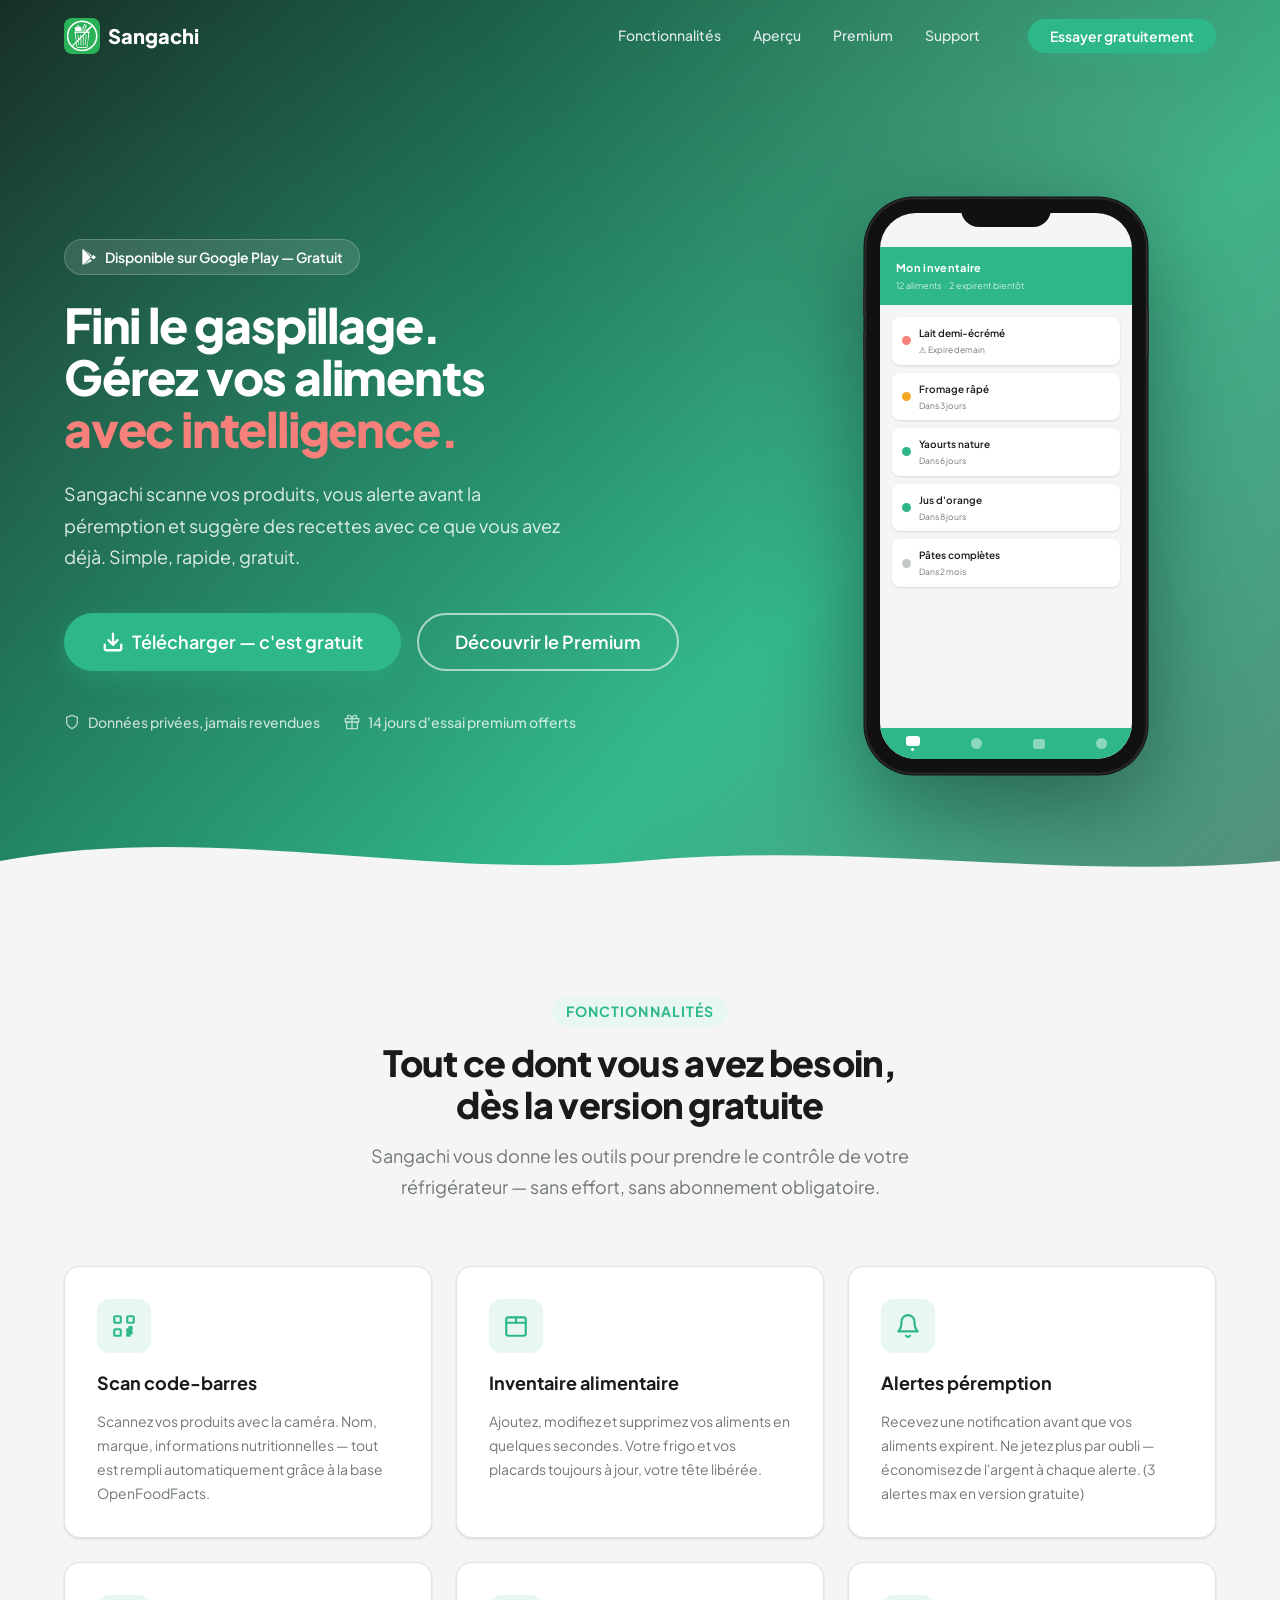
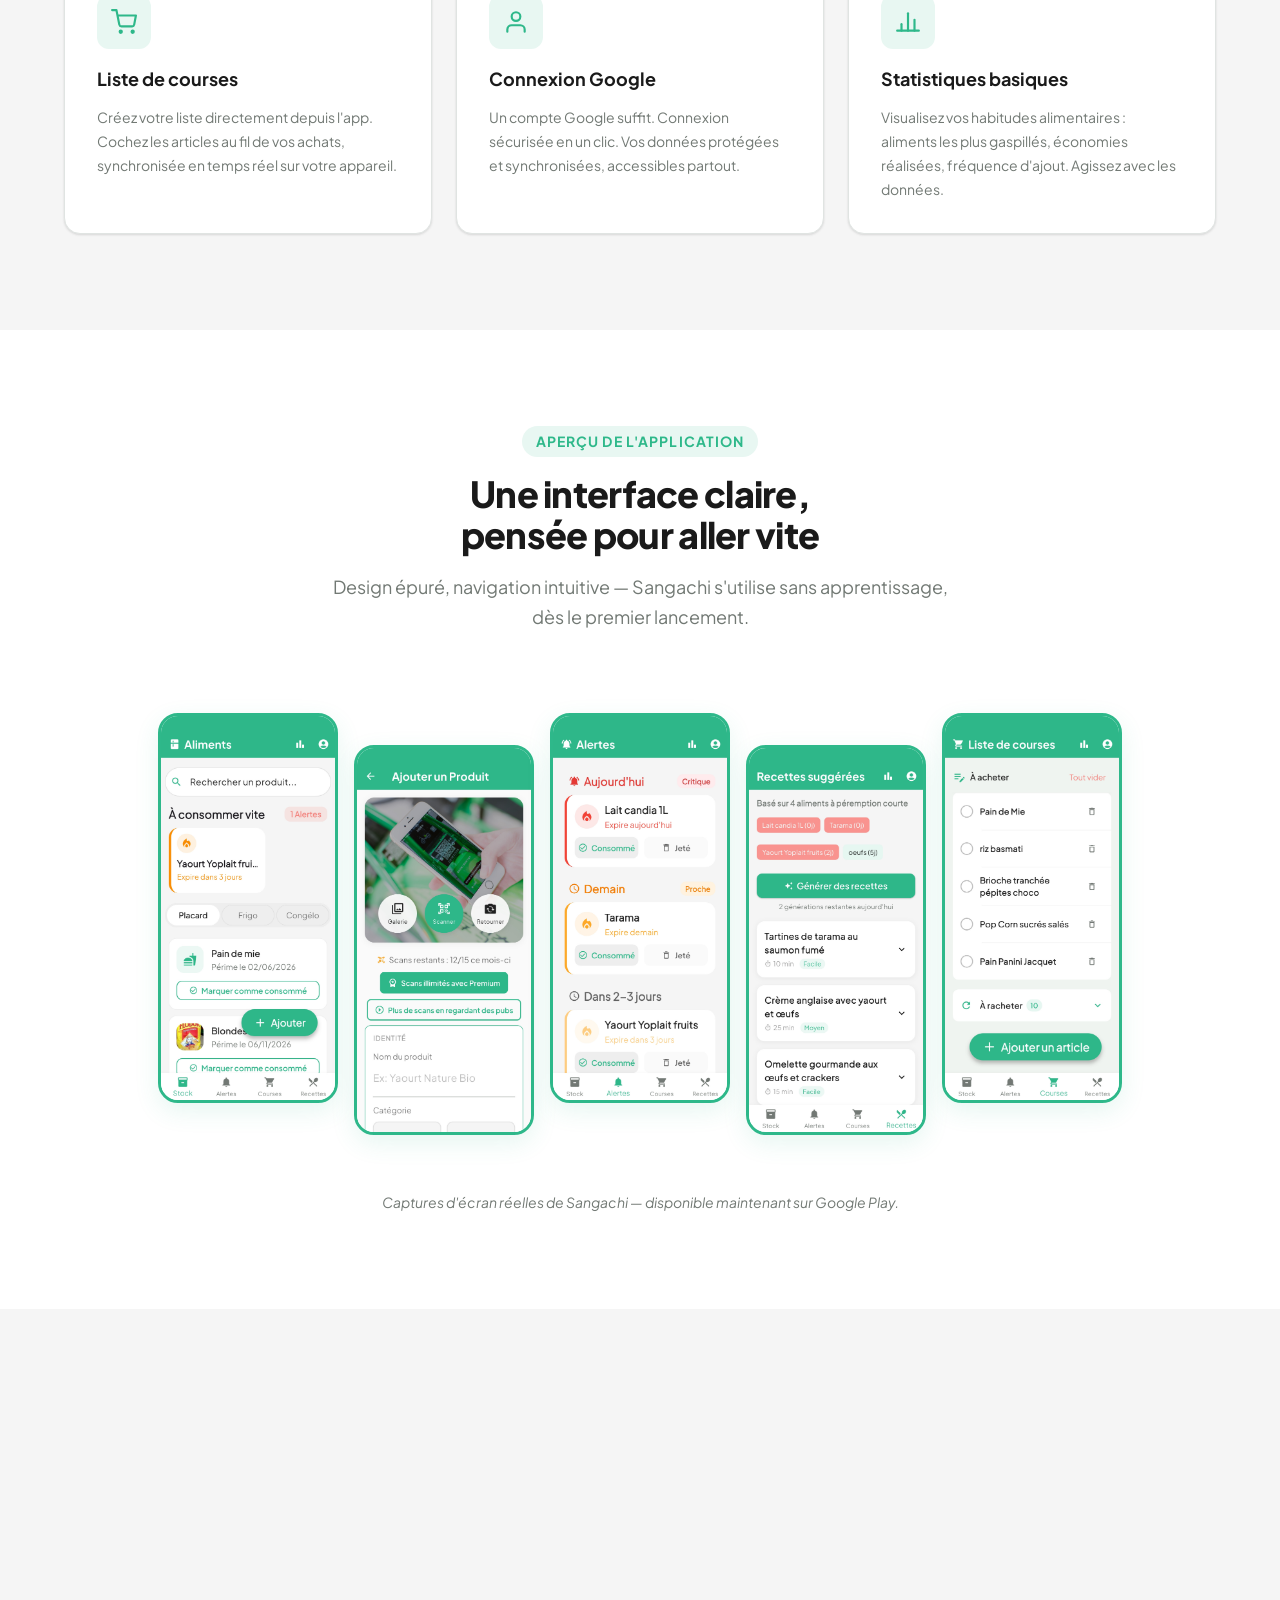
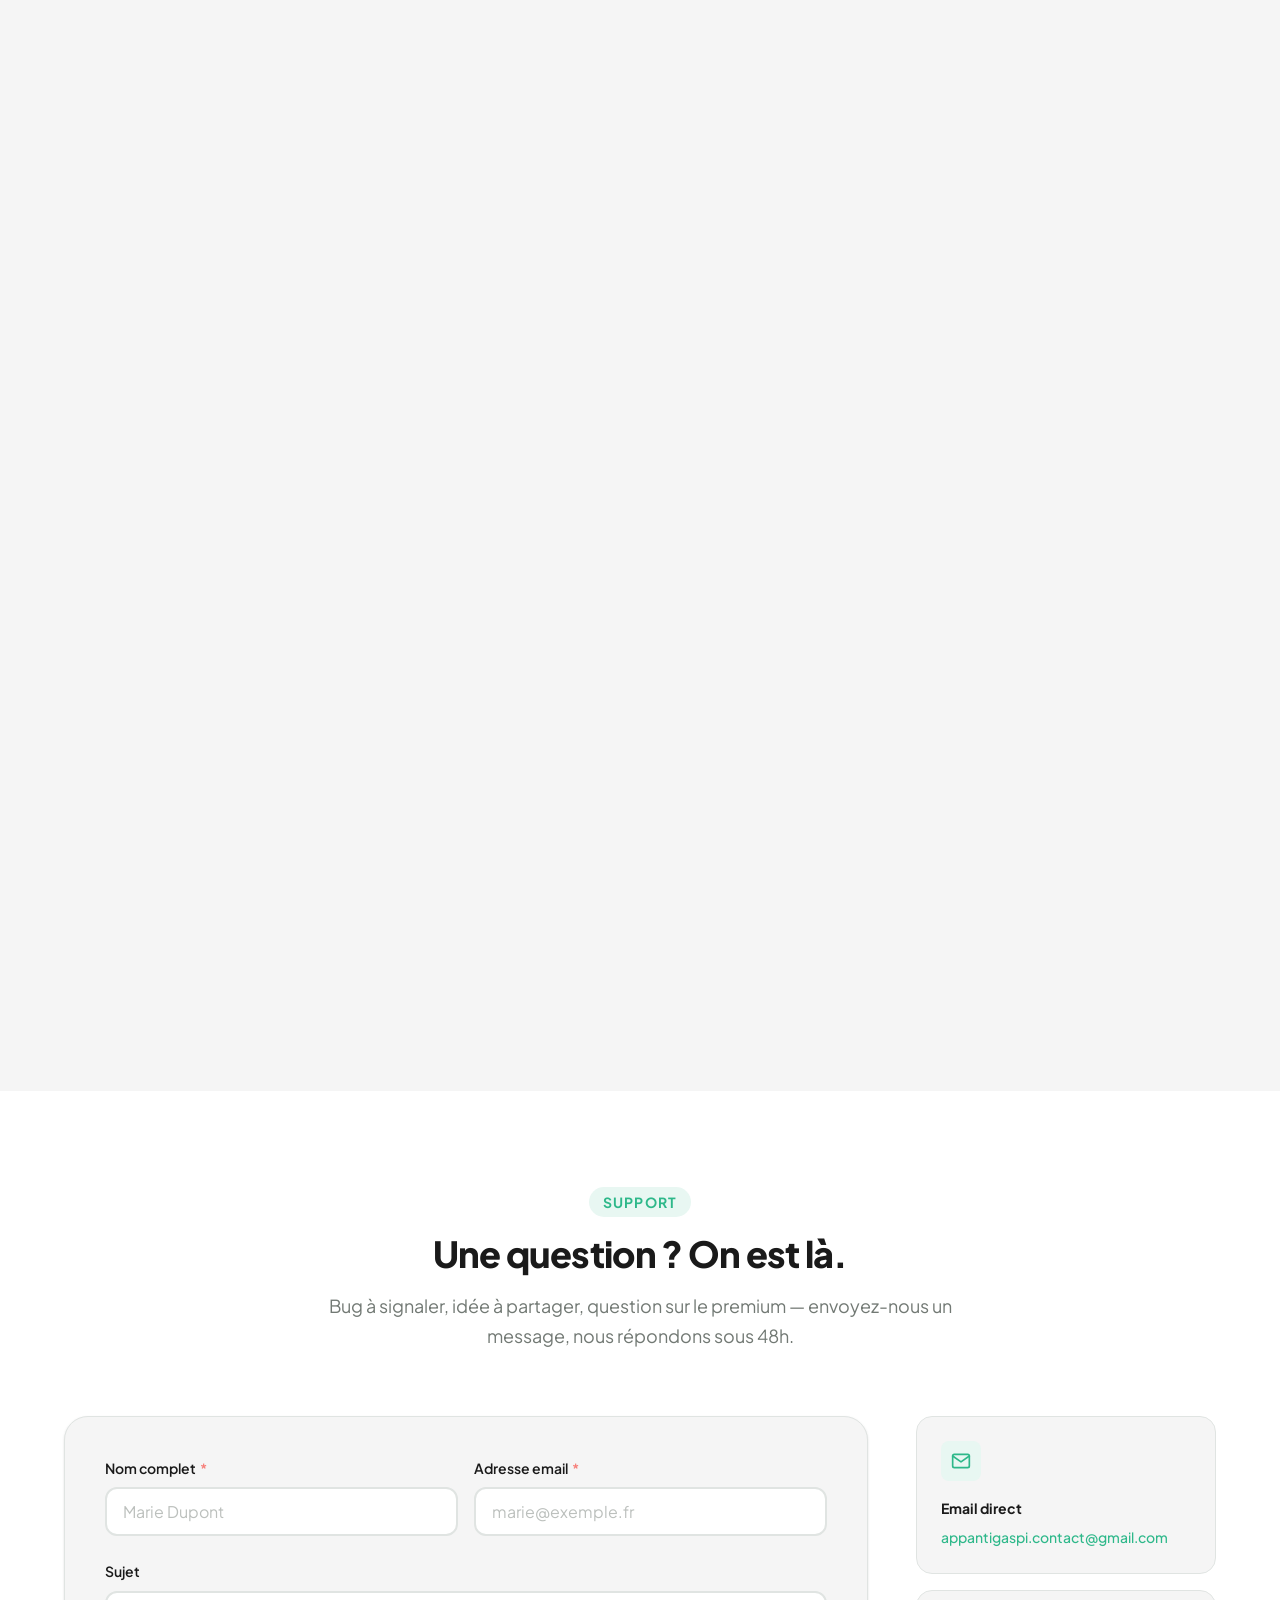
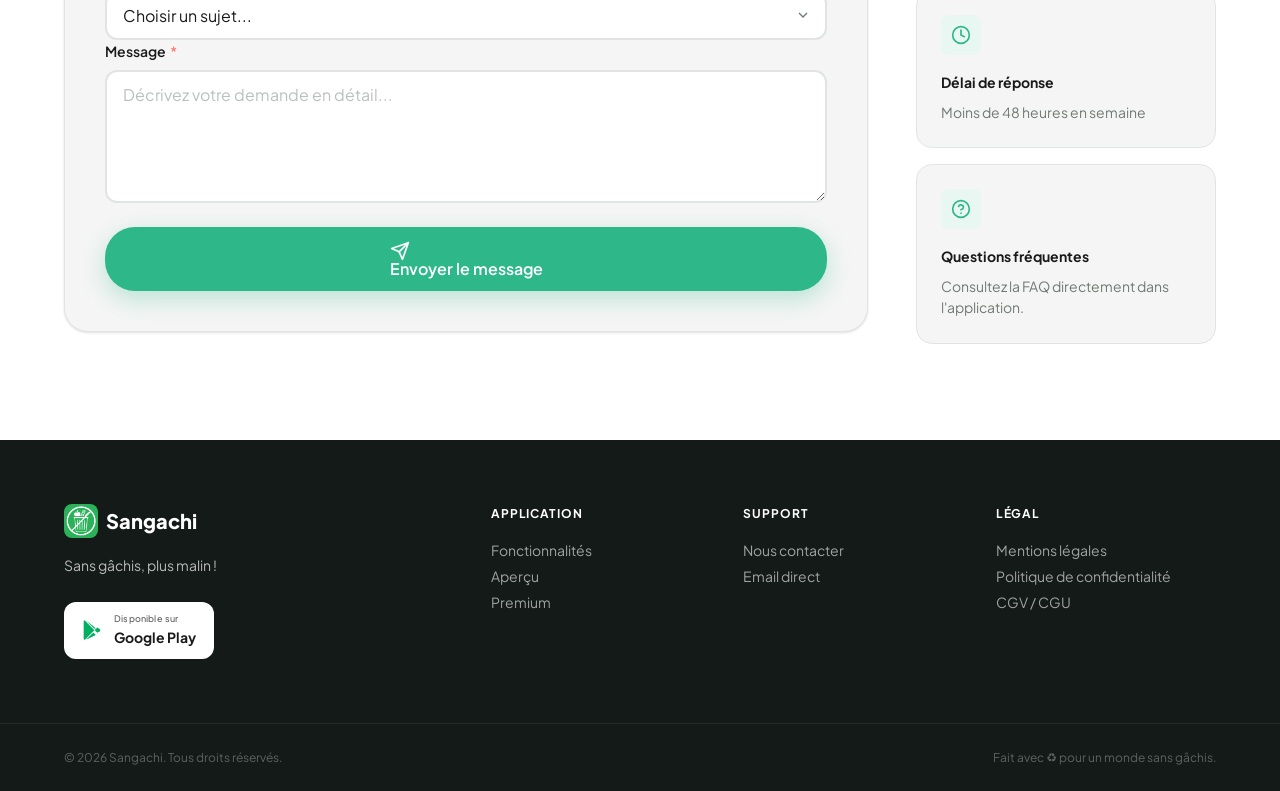
<file: index.html>
<!DOCTYPE html>
<html lang="fr">
<head>
  <meta charset="UTF-8" />
  <meta name="viewport" content="width=device-width, initial-scale=1.0" />
  <meta name="description" content="Sangachi — Gérez votre inventaire alimentaire, suivez les dates de péremption et réduisez le gaspillage. Application Android gratuite avec fonctionnalités premium." />
  <meta name="theme-color" content="#2EB88A" />

  <meta property="og:title" content="Sangachi — Sans gâchis, plus malin !" />
  <meta property="og:description" content="Inventaire intelligent, alertes péremption, recettes suggérées. Téléchargez gratuitement sur Google Play." />
  <meta property="og:type" content="website" />
  <meta property="og:image" content="assets/og-image.png" />

  <link rel="preconnect" href="https://fonts.googleapis.com" />
  <link rel="preconnect" href="https://fonts.gstatic.com" crossorigin />
  <link href="https://fonts.googleapis.com/css2?family=Plus+Jakarta+Sans:wght@400;500;600;700;800&display=swap" rel="stylesheet" />
  <link rel="icon" type="image/png" href="assets/icon_launcher.png" />
  <link rel="stylesheet" href="css/styles.css" />

  <!-- Stripe Pricing Table -->
  <script async src="https://js.stripe.com/v3/pricing-table.js"></script>

  <title>Sangachi — Sans gâchis, plus malin !</title>
</head>
<body>

<!-- ═══════════════════════════════════════════════════════════════
     NAVBAR
════════════════════════════════════════════════════════════════ -->
<header class="navbar" id="navbar">
  <div class="container navbar__inner">
    <a href="#hero" class="navbar__logo" aria-label="Sangachi — retour en haut">
      <img src="assets/icon_launcher.png" width="36" height="36" alt="Logo Sangachi" style="border-radius:8px;" />
      Sangachi
    </a>

    <nav class="navbar__links" aria-label="Navigation principale">
      <a href="#features">Fonctionnalités</a>
      <a href="#screenshots">Aperçu</a>
      <a href="#premium">Premium</a>
      <a href="#support">Support</a>
    </nav>

    <div class="navbar__actions">
      <a href="#premium" class="btn btn--primary btn--sm">Essayer gratuitement</a>
    </div>

    <button class="navbar__burger" id="navbar-burger" aria-label="Ouvrir le menu" aria-expanded="false" aria-controls="mobile-menu">
      <span></span>
      <span></span>
      <span></span>
    </button>
  </div>

  <nav class="mobile-menu" id="mobile-menu" aria-label="Menu mobile" aria-hidden="true">
    <a href="#features">Fonctionnalités</a>
    <a href="#screenshots">Aperçu de l'app</a>
    <a href="#premium">Premium</a>
    <a href="#support">Support</a>
    <a href="#premium" class="btn btn--primary">Essayer gratuitement</a>
  </nav>
</header>

<!-- ═══════════════════════════════════════════════════════════════
     HERO
════════════════════════════════════════════════════════════════ -->
<main>
<section class="hero" id="hero">
  <div class="container hero__inner">
    <!-- Contenu gauche -->
    <div class="hero__content">
      <div class="hero__badge" data-animate>
        <!-- Google Play icon -->
        <svg xmlns="http://www.w3.org/2000/svg" viewBox="0 0 24 24" fill="currentColor">
          <path d="M3.18 23.88L14.8 12.26 3.18.16A2 2 0 002 2v19.88a2 2 0 001.18 2zM16.54 10.5l-2.9-2.9L5.39.78l9.15 9.72zM21.2 10.7l-2.88-1.66-3.2 3.2 3.2 3.2 2.9-1.67A2 2 0 0021.2 10.7zM5.39 23.22l8.25-8.22 2.9 2.9-9.15 4.65a2 2 0 01-2-.33z"/>
        </svg>
        Disponible sur Google Play — Gratuit
      </div>

      <h1 class="hero__title">
        Fini le gaspillage.<br>
        Gérez vos aliments<br>
        <span class="text--accent">avec intelligence.</span>
      </h1>

      <p class="hero__subtitle">
        Sangachi scanne vos produits, vous alerte avant la péremption et
        suggère des recettes avec ce que vous avez déjà. Simple, rapide, gratuit.
      </p>

      <div class="hero__ctas">
        <a href="#" class="btn btn--primary btn--lg" target="_blank" rel="noopener" id="cta-download-hero">
          <!-- Download icon -->
          <svg xmlns="http://www.w3.org/2000/svg" viewBox="0 0 24 24" fill="none" stroke="currentColor" stroke-width="2.5" stroke-linecap="round" stroke-linejoin="round">
            <path d="M21 15v4a2 2 0 01-2 2H5a2 2 0 01-2-2v-4"/>
            <polyline points="7 10 12 15 17 10"/>
            <line x1="12" y1="15" x2="12" y2="3"/>
          </svg>
          Télécharger — c'est gratuit
        </a>
        <a href="#premium" class="btn btn--white-outline btn--lg">
          Découvrir le Premium
        </a>
      </div>

      <div class="hero__trust">
        <div class="hero__trust-item">
          <!-- Shield icon -->
          <svg xmlns="http://www.w3.org/2000/svg" viewBox="0 0 24 24" fill="none" stroke="currentColor" stroke-width="2" stroke-linecap="round" stroke-linejoin="round">
            <path d="M12 22s8-4 8-10V5l-8-3-8 3v7c0 6 8 10 8 10z"/>
          </svg>
          Données privées, jamais revendues
        </div>
        <div class="hero__trust-item">
          <!-- Gift icon -->
          <svg xmlns="http://www.w3.org/2000/svg" viewBox="0 0 24 24" fill="none" stroke="currentColor" stroke-width="2" stroke-linecap="round" stroke-linejoin="round">
            <polyline points="20 12 20 22 4 22 4 12"/>
            <rect x="2" y="7" width="20" height="5"/>
            <line x1="12" y1="22" x2="12" y2="7"/>
            <path d="M12 7H7.5a2.5 2.5 0 010-5C11 2 12 7 12 7z"/>
            <path d="M12 7h4.5a2.5 2.5 0 000-5C13 2 12 7 12 7z"/>
          </svg>
          14 jours d'essai premium offerts
        </div>
      </div>
    </div>

    <!-- Maquette téléphone CSS -->
    <div class="hero__visual">
      <div class="phone-mockup phone-mockup--hero">
        <div class="phone-mockup__notch"></div>
        <div class="phone-mockup__screen">
          <div class="app-preview">
            <div class="app-preview__topbar">
              <div class="app-preview__topbar-title">Mon inventaire</div>
              <div class="app-preview__topbar-sub">12 aliments · 2 expirent bientôt</div>
            </div>
            <div class="app-preview__body">
              <div class="app-preview__item">
                <div class="app-preview__dot app-preview__dot--red"></div>
                <div class="app-preview__item-info">
                  <div class="app-preview__item-name">Lait demi-écrémé</div>
                  <div class="app-preview__item-date">⚠ Expire demain</div>
                </div>
              </div>
              <div class="app-preview__item">
                <div class="app-preview__dot app-preview__dot--yellow"></div>
                <div class="app-preview__item-info">
                  <div class="app-preview__item-name">Fromage râpé</div>
                  <div class="app-preview__item-date">Dans 3 jours</div>
                </div>
              </div>
              <div class="app-preview__item">
                <div class="app-preview__dot app-preview__dot--green"></div>
                <div class="app-preview__item-info">
                  <div class="app-preview__item-name">Yaourts nature</div>
                  <div class="app-preview__item-date">Dans 6 jours</div>
                </div>
              </div>
              <div class="app-preview__item">
                <div class="app-preview__dot app-preview__dot--green"></div>
                <div class="app-preview__item-info">
                  <div class="app-preview__item-name">Jus d'orange</div>
                  <div class="app-preview__item-date">Dans 8 jours</div>
                </div>
              </div>
              <div class="app-preview__item">
                <div class="app-preview__dot app-preview__dot--gray"></div>
                <div class="app-preview__item-info">
                  <div class="app-preview__item-name">Pâtes complètes</div>
                  <div class="app-preview__item-date">Dans 2 mois</div>
                </div>
              </div>
            </div>
            <div class="app-preview__navbar">
              <div class="app-preview__nav-icon active">
                <span style="border-radius:3px;width:14px;height:10px;background:white;"></span>
                <div class="app-preview__nav-dot"></div>
              </div>
              <div class="app-preview__nav-icon">
                <span style="border-radius:50%;width:11px;height:11px;background:rgba(255,255,255,0.45);"></span>
              </div>
              <div class="app-preview__nav-icon">
                <span style="border-radius:3px;width:12px;height:10px;background:rgba(255,255,255,0.45);"></span>
              </div>
              <div class="app-preview__nav-icon">
                <span style="border-radius:50%;width:11px;height:11px;background:rgba(255,255,255,0.45);"></span>
              </div>
            </div>
          </div>
        </div>
      </div>
    </div>
  </div>

  <div class="hero__wave" aria-hidden="true">
    <svg viewBox="0 0 1440 80" preserveAspectRatio="none" fill="none" xmlns="http://www.w3.org/2000/svg">
      <path d="M0 80V40C240 0 480 60 720 40C960 20 1200 60 1440 40V80H0Z" fill="#F5F5F5"/>
    </svg>
  </div>
</section>

<!-- ═══════════════════════════════════════════════════════════════
     FEATURES
════════════════════════════════════════════════════════════════ -->
<section class="features" id="features">
  <div class="container">
    <div class="section-header" data-animate>
      <span class="section-label">Fonctionnalités</span>
      <h2>Tout ce dont vous avez besoin,<br>dès la version gratuite</h2>
      <p>Sangachi vous donne les outils pour prendre le contrôle de votre réfrigérateur — sans effort, sans abonnement obligatoire.</p>
    </div>

    <div class="features__grid">

      <!-- Scan code-barres -->
      <article class="feature-card" data-animate data-animate-delay="0">
        <div class="feature-card__icon">
          <svg xmlns="http://www.w3.org/2000/svg" viewBox="0 0 24 24" fill="none" stroke="currentColor" stroke-width="2" stroke-linecap="round" stroke-linejoin="round">
            <rect x="3" y="3" width="6" height="6" rx="1"/><rect x="15" y="3" width="6" height="6" rx="1"/>
            <rect x="3" y="15" width="6" height="6" rx="1"/>
            <path d="M15 15h2v2h-2zm2 2h2v2h-2zm-2 2h2v2h-2zm2-4h2v-2h-2z"/>
          </svg>
        </div>
        <h3>Scan code-barres</h3>
        <p>Scannez vos produits avec la caméra. Nom, marque, informations nutritionnelles — tout est rempli automatiquement grâce à la base OpenFoodFacts.</p>
      </article>

      <!-- Inventaire alimentaire -->
      <article class="feature-card" data-animate data-animate-delay="1">
        <div class="feature-card__icon">
          <svg xmlns="http://www.w3.org/2000/svg" viewBox="0 0 24 24" fill="none" stroke="currentColor" stroke-width="2" stroke-linecap="round" stroke-linejoin="round">
            <path d="M3 9h18v10a2 2 0 01-2 2H5a2 2 0 01-2-2V9z"/>
            <path d="M3 9V6a2 2 0 012-2h14a2 2 0 012 2v3"/>
            <line x1="12" y1="4" x2="12" y2="9"/>
          </svg>
        </div>
        <h3>Inventaire alimentaire</h3>
        <p>Ajoutez, modifiez et supprimez vos aliments en quelques secondes. Votre frigo et vos placards toujours à jour, votre tête libérée.</p>
      </article>

      <!-- Alertes péremption -->
      <article class="feature-card" data-animate data-animate-delay="2">
        <div class="feature-card__icon">
          <svg xmlns="http://www.w3.org/2000/svg" viewBox="0 0 24 24" fill="none" stroke="currentColor" stroke-width="2" stroke-linecap="round" stroke-linejoin="round">
            <path d="M18 8A6 6 0 006 8c0 7-3 9-3 9h18s-3-2-3-9"/>
            <path d="M13.73 21a2 2 0 01-3.46 0"/>
          </svg>
        </div>
        <h3>Alertes péremption</h3>
        <p>Recevez une notification avant que vos aliments expirent. Ne jetez plus par oubli — économisez de l'argent à chaque alerte. (3 alertes max en version gratuite)</p>
      </article>

      <!-- Liste de courses -->
      <article class="feature-card" data-animate data-animate-delay="3">
        <div class="feature-card__icon">
          <svg xmlns="http://www.w3.org/2000/svg" viewBox="0 0 24 24" fill="none" stroke="currentColor" stroke-width="2" stroke-linecap="round" stroke-linejoin="round">
            <circle cx="9" cy="21" r="1"/><circle cx="20" cy="21" r="1"/>
            <path d="M1 1h4l2.68 13.39a2 2 0 002 1.61h9.72a2 2 0 002-1.61L23 6H6"/>
          </svg>
        </div>
        <h3>Liste de courses</h3>
        <p>Créez votre liste directement depuis l'app. Cochez les articles au fil de vos achats, synchronisée en temps réel sur votre appareil.</p>
      </article>

      <!-- Connexion Google -->
      <article class="feature-card" data-animate data-animate-delay="4">
        <div class="feature-card__icon">
          <svg xmlns="http://www.w3.org/2000/svg" viewBox="0 0 24 24" fill="none" stroke="currentColor" stroke-width="2" stroke-linecap="round" stroke-linejoin="round">
            <path d="M20 21v-2a4 4 0 00-4-4H8a4 4 0 00-4 4v2"/>
            <circle cx="12" cy="7" r="4"/>
          </svg>
        </div>
        <h3>Connexion Google</h3>
        <p>Un compte Google suffit. Connexion sécurisée en un clic. Vos données protégées et synchronisées, accessibles partout.</p>
      </article>

      <!-- Statistiques -->
      <article class="feature-card" data-animate data-animate-delay="5">
        <div class="feature-card__icon">
          <svg xmlns="http://www.w3.org/2000/svg" viewBox="0 0 24 24" fill="none" stroke="currentColor" stroke-width="2" stroke-linecap="round" stroke-linejoin="round">
            <line x1="18" y1="20" x2="18" y2="10"/>
            <line x1="12" y1="20" x2="12" y2="4"/>
            <line x1="6" y1="20" x2="6" y2="14"/>
            <line x1="2" y1="20" x2="22" y2="20"/>
          </svg>
        </div>
        <h3>Statistiques basiques</h3>
        <p>Visualisez vos habitudes alimentaires : aliments les plus gaspillés, économies réalisées, fréquence d'ajout. Agissez avec les données.</p>
      </article>

    </div>
  </div>
</section>

<!-- ═══════════════════════════════════════════════════════════════
     SCREENSHOTS
════════════════════════════════════════════════════════════════ -->
<section class="screenshots" id="screenshots">
  <div class="container">
    <div class="section-header" data-animate>
      <span class="section-label">Aperçu de l'application</span>
      <h2>Une interface claire,<br>pensée pour aller vite</h2>
      <p>Design épuré, navigation intuitive — Sangachi s'utilise sans apprentissage, dès le premier lancement.</p>
    </div>

    <div class="screenshots__gallery">

      <!-- Écran 1 : Inventaire -->
      <div class="screenshot-card">
        <img src="assets/app_Stock produits.jpg" alt="Inventaire — gestion du stock alimentaire" />
      </div>

      <!-- Écran 2 : Scanner / Ajouter produit -->
      <div class="screenshot-card">
        <img src="assets/app_scan_produits.jpg" alt="Ajouter un produit — scanner code-barres ou galerie" />
      </div>

      <!-- Écran 3 : Alertes -->
      <div class="screenshot-card">
        <img src="assets/app_alertes.jpg" alt="Alertes de péremption — notifications aliments à consommer" />
      </div>

      <!-- Écran 4 : Recettes suggérées -->
      <div class="screenshot-card">
        <img src="assets/app_recettes.jpg" alt="Recettes suggérées — IA recommande recettes avec aliments en stock" />
      </div>

      <!-- Écran 5 : Liste de courses -->
      <div class="screenshot-card">
        <img src="assets/app_listecourses.jpg" alt="Liste de courses — achats planifiés et synchronisés" />
      </div>

    </div>

    <p class="screenshots__caption">
      Captures d'écran réelles de Sangachi — disponible maintenant sur Google Play.
    </p>
  </div>
</section>

<!-- ═══════════════════════════════════════════════════════════════
     PREMIUM
════════════════════════════════════════════════════════════════ -->
<section class="premium" id="premium">
  <div class="container">
    <div class="section-header" data-animate>
      <span class="section-label">Premium</span>
      <h2>Passez au niveau supérieur</h2>
      <p>14 jours d'essai gratuit, sans engagement. Résiliez en un clic depuis votre compte à tout moment.</p>
    </div>

    <!-- Tableau comparatif -->
    <div class="comparison" data-animate>
      <div class="comparison__head">
        <div class="comparison__head-label">Fonctionnalité</div>
        <div class="comparison__head-plan">Gratuit</div>
        <div class="comparison__head-plan comparison__head-plan--featured">✦ Premium</div>
      </div>

      <div class="comparison__row">
        <div class="comparison__feature">Inventaire alimentaire</div>
        <div class="comparison__cell comparison__cell--yes">
          <svg xmlns="http://www.w3.org/2000/svg" viewBox="0 0 24 24" fill="none" stroke="currentColor" stroke-width="2.5" stroke-linecap="round" stroke-linejoin="round"><polyline points="20 6 9 17 4 12"/></svg>
        </div>
        <div class="comparison__cell comparison__cell--yes comparison__cell--featured">
          <svg xmlns="http://www.w3.org/2000/svg" viewBox="0 0 24 24" fill="none" stroke="currentColor" stroke-width="2.5" stroke-linecap="round" stroke-linejoin="round"><polyline points="20 6 9 17 4 12"/></svg>
        </div>
      </div>

      <div class="comparison__row">
        <div class="comparison__feature">Scan code-barres</div>
        <div class="comparison__cell comparison__cell--yes">
          <svg xmlns="http://www.w3.org/2000/svg" viewBox="0 0 24 24" fill="none" stroke="currentColor" stroke-width="2.5" stroke-linecap="round" stroke-linejoin="round"><polyline points="20 6 9 17 4 12"/></svg>
        </div>
        <div class="comparison__cell comparison__cell--yes comparison__cell--featured">
          <svg xmlns="http://www.w3.org/2000/svg" viewBox="0 0 24 24" fill="none" stroke="currentColor" stroke-width="2.5" stroke-linecap="round" stroke-linejoin="round"><polyline points="20 6 9 17 4 12"/></svg>
        </div>
      </div>

      <div class="comparison__row">
        <div class="comparison__feature">Liste de courses</div>
        <div class="comparison__cell comparison__cell--yes">
          <svg xmlns="http://www.w3.org/2000/svg" viewBox="0 0 24 24" fill="none" stroke="currentColor" stroke-width="2.5" stroke-linecap="round" stroke-linejoin="round"><polyline points="20 6 9 17 4 12"/></svg>
        </div>
        <div class="comparison__cell comparison__cell--yes comparison__cell--featured">
          <svg xmlns="http://www.w3.org/2000/svg" viewBox="0 0 24 24" fill="none" stroke="currentColor" stroke-width="2.5" stroke-linecap="round" stroke-linejoin="round"><polyline points="20 6 9 17 4 12"/></svg>
        </div>
      </div>

      <div class="comparison__row">
        <div class="comparison__feature">Alertes péremption</div>
        <div class="comparison__cell">3 max</div>
        <div class="comparison__cell comparison__cell--yes comparison__cell--featured">Illimitées</div>
      </div>

      <div class="comparison__row">
        <div class="comparison__feature">Publicités</div>
        <div class="comparison__cell comparison__cell--no">
          <svg xmlns="http://www.w3.org/2000/svg" viewBox="0 0 24 24" fill="none" stroke="currentColor" stroke-width="2.5" stroke-linecap="round" stroke-linejoin="round"><line x1="18" y1="6" x2="6" y2="18"/><line x1="6" y1="6" x2="18" y2="18"/></svg>
        </div>
        <div class="comparison__cell comparison__cell--yes comparison__cell--featured">Sans pub</div>
      </div>

      <div class="comparison__row">
        <div class="comparison__feature">Recettes suggérées</div>
        <div class="comparison__cell comparison__cell--no">
          <svg xmlns="http://www.w3.org/2000/svg" viewBox="0 0 24 24" fill="none" stroke="currentColor" stroke-width="2.5" stroke-linecap="round" stroke-linejoin="round"><line x1="18" y1="6" x2="6" y2="18"/><line x1="6" y1="6" x2="18" y2="18"/></svg>
        </div>
        <div class="comparison__cell comparison__cell--yes comparison__cell--featured">
          <svg xmlns="http://www.w3.org/2000/svg" viewBox="0 0 24 24" fill="none" stroke="currentColor" stroke-width="2.5" stroke-linecap="round" stroke-linejoin="round"><polyline points="20 6 9 17 4 12"/></svg>
        </div>
      </div>

      <div class="comparison__row">
        <div class="comparison__feature">Statistiques avancées</div>
        <div class="comparison__cell comparison__cell--no">
          <svg xmlns="http://www.w3.org/2000/svg" viewBox="0 0 24 24" fill="none" stroke="currentColor" stroke-width="2.5" stroke-linecap="round" stroke-linejoin="round"><line x1="18" y1="6" x2="6" y2="18"/><line x1="6" y1="6" x2="18" y2="18"/></svg>
        </div>
        <div class="comparison__cell comparison__cell--yes comparison__cell--featured">
          <svg xmlns="http://www.w3.org/2000/svg" viewBox="0 0 24 24" fill="none" stroke="currentColor" stroke-width="2.5" stroke-linecap="round" stroke-linejoin="round"><polyline points="20 6 9 17 4 12"/></svg>
        </div>
      </div>
    </div>

    <!-- Zone Prêt à commencer : 2 options côte à côte -->
    <div class="cta-section" id="pricing-table" data-animate style="margin-top: var(--space-20);">
      <h3 style="text-align: center; margin-bottom: var(--space-12);">Prêt à commencer ?</h3>

      <div style="display: grid; grid-template-columns: 1fr 1fr; gap: var(--space-8); max-width: 800px; margin: 0 auto;">

        <!-- Carré 1 : Via le web (Stripe) -->
        <div style="
          border: 2px solid var(--color-primary);
          border-radius: 12px;
          padding: var(--space-8);
          text-align: center;
          display: flex;
          flex-direction: column;
          justify-content: space-between;
          min-height: 280px;
        ">
          <div>
            <svg xmlns="http://www.w3.org/2000/svg" viewBox="0 0 24 24" fill="none" stroke="var(--color-primary)" stroke-width="2.5" stroke-linecap="round" stroke-linejoin="round" width="40" height="40" style="margin: 0 auto var(--space-4);">
              <path d="M20 21v-2a4 4 0 0 0-4-4H8a4 4 0 0 0-4 4v2"/>
              <circle cx="12" cy="7" r="4"/>
            </svg>
            <h4 style="font-size: var(--text-lg); font-weight: 700; margin-bottom: var(--space-2);">Carte bleue</h4>
            <p style="font-size: var(--text-sm); color: var(--color-neutral); line-height: 1.6;">
              S'abonner en quelques clics directement sur notre site, paiement sécurisé par Stripe.
            </p>
          </div>
          <a href="https://buy.stripe.com/bJecN49kfcCxfaGdagbMQ00" class="btn btn--primary btn--md" style="width: 100%; margin-top: var(--space-6);">
            S'abonner maintenant
          </a>
        </div>

        <!-- Carré 2 : Via l'app (Google Play) -->
        <div style="
          border: 2px solid var(--color-primary);
          border-radius: 12px;
          padding: var(--space-8);
          text-align: center;
          display: flex;
          flex-direction: column;
          justify-content: space-between;
          min-height: 280px;
        ">
          <div>
            <svg xmlns="http://www.w3.org/2000/svg" viewBox="0 0 24 24" fill="var(--color-primary)" width="40" height="40" style="margin: 0 auto var(--space-4);">
              <path d="M3.18 23.88L14.8 12.26 3.18.16A2 2 0 002 2v19.88a2 2 0 001.18 2zM16.54 10.5l-2.9-2.9L5.39.78l9.15 9.72zM21.2 10.7l-2.88-1.66-3.2 3.2 3.2 3.2 2.9-1.67A2 2 0 0021.2 10.7zM5.39 23.22l8.25-8.22 2.9 2.9-9.15 4.65a2 2 0 01-2-.33z"/>
            </svg>
            <h4 style="font-size: var(--text-lg); font-weight: 700; margin-bottom: var(--space-2);">Via l'application</h4>
            <p style="font-size: var(--text-sm); color: var(--color-neutral); line-height: 1.6;">
              Télécharger l'app et commencer l'essai gratuit de 14 jours, sans engagement.
            </p>
          </div>
          <a href="#" class="btn btn--primary btn--md" id="cta-playstore-stripe" style="width: 100%; margin-top: var(--space-6);">
            Télécharger sur Google Play
          </a>
        </div>

      </div>

      <p style="font-size: var(--text-sm); color: var(--color-neutral); text-align: center; margin-top: var(--space-8);">
        🔒 Paiement sécurisé · Sans engagement · Résiliez quand vous voulez
      </p>
    </div>

  </div>
</section>

<!-- ═══════════════════════════════════════════════════════════════
     SUPPORT
════════════════════════════════════════════════════════════════ -->
<section class="support" id="support">
  <div class="container">
    <div class="section-header" data-animate>
      <span class="section-label">Support</span>
      <h2>Une question ? On est là.</h2>
      <p>Bug à signaler, idée à partager, question sur le premium — envoyez-nous un message, nous répondons sous 48h.</p>
    </div>

    <div class="support__inner">
      <!-- Formulaire -->
      <form
        class="contact-form"
        id="contact-form"
        action="https://formspree.io/f/maqknkll"
        method="POST"
        novalidate
      >
        <div class="form-row">
          <div class="form-group">
            <label for="name">Nom complet <span aria-hidden="true">*</span></label>
            <input
              type="text"
              id="name"
              name="name"
              required
              placeholder="Marie Dupont"
              autocomplete="name"
            />
            <span class="form-error" id="name-error" role="alert"></span>
          </div>
          <div class="form-group">
            <label for="email">Adresse email <span aria-hidden="true">*</span></label>
            <input
              type="email"
              id="email"
              name="email"
              required
              placeholder="marie@exemple.fr"
              autocomplete="email"
            />
            <span class="form-error" id="email-error" role="alert"></span>
          </div>
        </div>

        <div class="form-group">
          <label for="subject">Sujet</label>
          <select id="subject" name="subject">
            <option value="">Choisir un sujet...</option>
            <option value="bug">Signaler un bug</option>
            <option value="premium">Question sur le Premium</option>
            <option value="feature">Suggérer une fonctionnalité</option>
            <option value="account">Problème de compte</option>
            <option value="other">Autre</option>
          </select>
        </div>

        <div class="form-group">
          <label for="message">Message <span aria-hidden="true">*</span></label>
          <textarea
            id="message"
            name="message"
            required
            rows="5"
            placeholder="Décrivez votre demande en détail..."
          ></textarea>
          <span class="form-error" id="message-error" role="alert"></span>
        </div>

        <!-- Champs cachés Formspree -->
        <input type="hidden" name="_subject" value="Contact Sangachi — site web" />
        <input type="text" name="_gotcha" style="display:none" tabindex="-1" autocomplete="off" />

        <button type="submit" class="btn btn--primary btn--full" id="submit-btn">
          <span class="submit-btn__text">
            <svg xmlns="http://www.w3.org/2000/svg" viewBox="0 0 24 24" fill="none" stroke="currentColor" stroke-width="2" stroke-linecap="round" stroke-linejoin="round" width="18" height="18">
              <line x1="22" y1="2" x2="11" y2="13"/>
              <polygon points="22 2 15 22 11 13 2 9 22 2"/>
            </svg>
            Envoyer le message
          </span>
          <span class="submit-btn__loading" hidden>Envoi en cours...</span>
        </button>

        <div class="form-success" id="form-success" hidden>
          ✓ Message envoyé avec succès ! Nous vous répondrons sous 48h. Merci.
        </div>
        <div class="form-error-global" id="form-error-global" hidden>
          Une erreur s'est produite. Réessayez ou contactez-nous directement par email.
        </div>
      </form>

      <!-- Sidebar info -->
      <aside class="support__sidebar">
        <div class="support__info-card">
          <div class="support__info-card__icon">
            <svg xmlns="http://www.w3.org/2000/svg" viewBox="0 0 24 24" fill="none" stroke="currentColor" stroke-width="2" stroke-linecap="round" stroke-linejoin="round">
              <path d="M4 4h16c1.1 0 2 .9 2 2v12c0 1.1-.9 2-2 2H4c-1.1 0-2-.9-2-2V6c0-1.1.9-2 2-2z"/>
              <polyline points="22,6 12,13 2,6"/>
            </svg>
          </div>
          <h4>Email direct</h4>
          <a href="mailto:appantigaspi.contact@gmail.com">appantigaspi.contact@gmail.com</a>
        </div>

        <div class="support__info-card">
          <div class="support__info-card__icon">
            <svg xmlns="http://www.w3.org/2000/svg" viewBox="0 0 24 24" fill="none" stroke="currentColor" stroke-width="2" stroke-linecap="round" stroke-linejoin="round">
              <circle cx="12" cy="12" r="10"/>
              <polyline points="12 6 12 12 16 14"/>
            </svg>
          </div>
          <h4>Délai de réponse</h4>
          <p>Moins de 48 heures en semaine</p>
        </div>

        <div class="support__info-card">
          <div class="support__info-card__icon">
            <svg xmlns="http://www.w3.org/2000/svg" viewBox="0 0 24 24" fill="none" stroke="currentColor" stroke-width="2" stroke-linecap="round" stroke-linejoin="round">
              <circle cx="12" cy="12" r="10"/>
              <path d="M9.09 9a3 3 0 015.83 1c0 2-3 3-3 3"/>
              <line x1="12" y1="17" x2="12.01" y2="17"/>
            </svg>
          </div>
          <h4>Questions fréquentes</h4>
          <p>Consultez la FAQ directement dans l'application.</p>
        </div>
      </aside>
    </div>
  </div>
</section>
</main>

<!-- ═══════════════════════════════════════════════════════════════
     FOOTER
════════════════════════════════════════════════════════════════ -->
<footer class="footer">
  <div class="container footer__inner">

    <div class="footer__brand">
      <a href="#hero" class="footer__logo">
        <img src="assets/icon_launcher.png" width="34" height="34" alt="Logo Sangachi" style="border-radius:8px;" />
        Sangachi
      </a>
      <p>Sans gâchis, plus malin !</p>
      <a href="#" class="btn--playstore" id="cta-playstore-footer">
        <svg xmlns="http://www.w3.org/2000/svg" viewBox="0 0 24 24" fill="currentColor" width="22" height="22">
          <path d="M3.18 23.88L14.8 12.26 3.18.16A2 2 0 002 2v19.88a2 2 0 001.18 2zM16.54 10.5l-2.9-2.9L5.39.78l9.15 9.72zM21.2 10.7l-2.88-1.66-3.2 3.2 3.2 3.2 2.9-1.67A2 2 0 0021.2 10.7zM5.39 23.22l8.25-8.22 2.9 2.9-9.15 4.65a2 2 0 01-2-.33z"/>
        </svg>
        <span>
          <small>Disponible sur</small>
          <strong>Google Play</strong>
        </span>
      </a>
    </div>

    <div class="footer__links">
      <div class="footer__col">
        <h4>Application</h4>
        <a href="#features">Fonctionnalités</a>
        <a href="#screenshots">Aperçu</a>
        <a href="#premium">Premium</a>
      </div>
      <div class="footer__col">
        <h4>Support</h4>
        <a href="#support">Nous contacter</a>
        <a href="mailto:appantigaspi.contact@gmail.com">Email direct</a>
      </div>
      <div class="footer__col">
        <h4>Légal</h4>
        <a href="mentions-legales.html">Mentions légales</a>
        <a href="politique-confidentialite.html">Politique de confidentialité</a>
        <a href="cgv.html">CGV / CGU</a>
      </div>
    </div>

  </div>

  <div class="footer__bottom">
    <div class="container">
      <p>&copy; 2026 Sangachi. Tous droits réservés.</p>
      <p>Fait avec ♻ pour un monde sans gâchis.</p>
    </div>
  </div>
</footer>

<script src="js/main.js"></script>
</body>
</html>
</file>
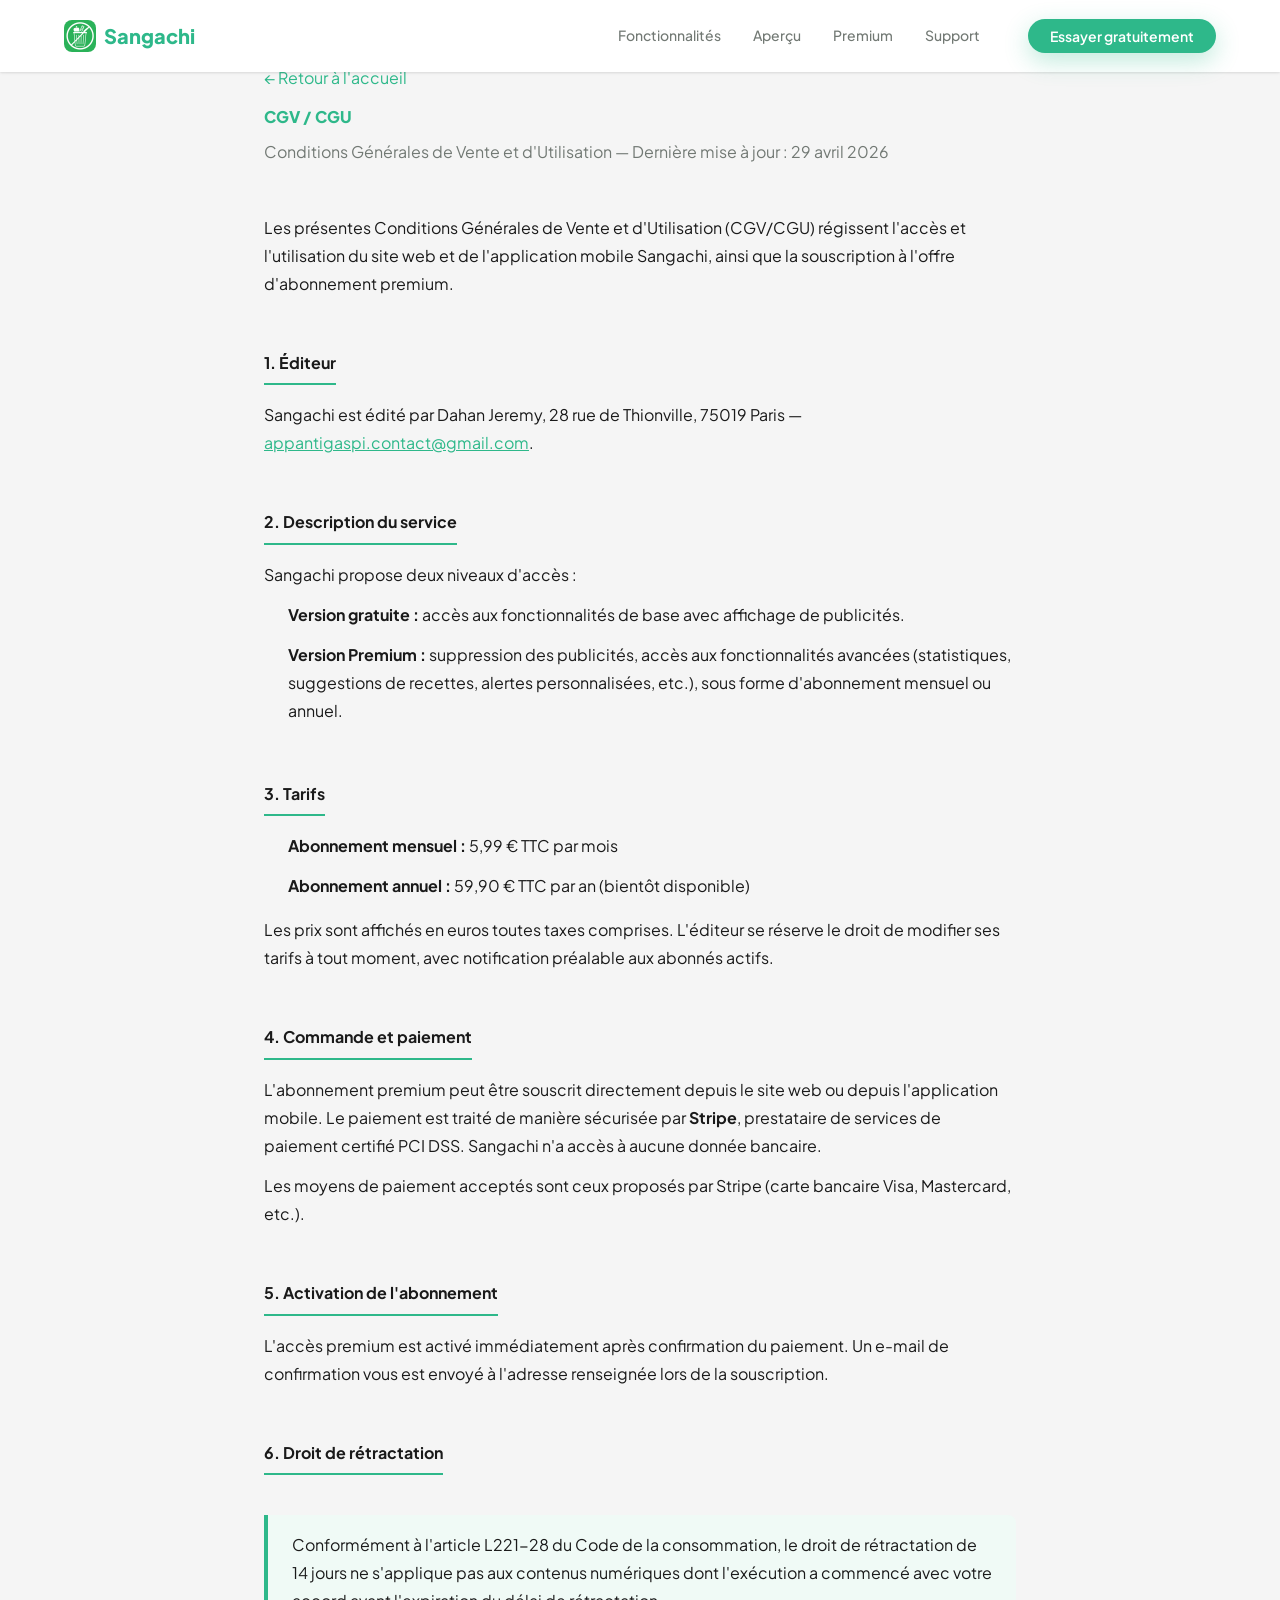
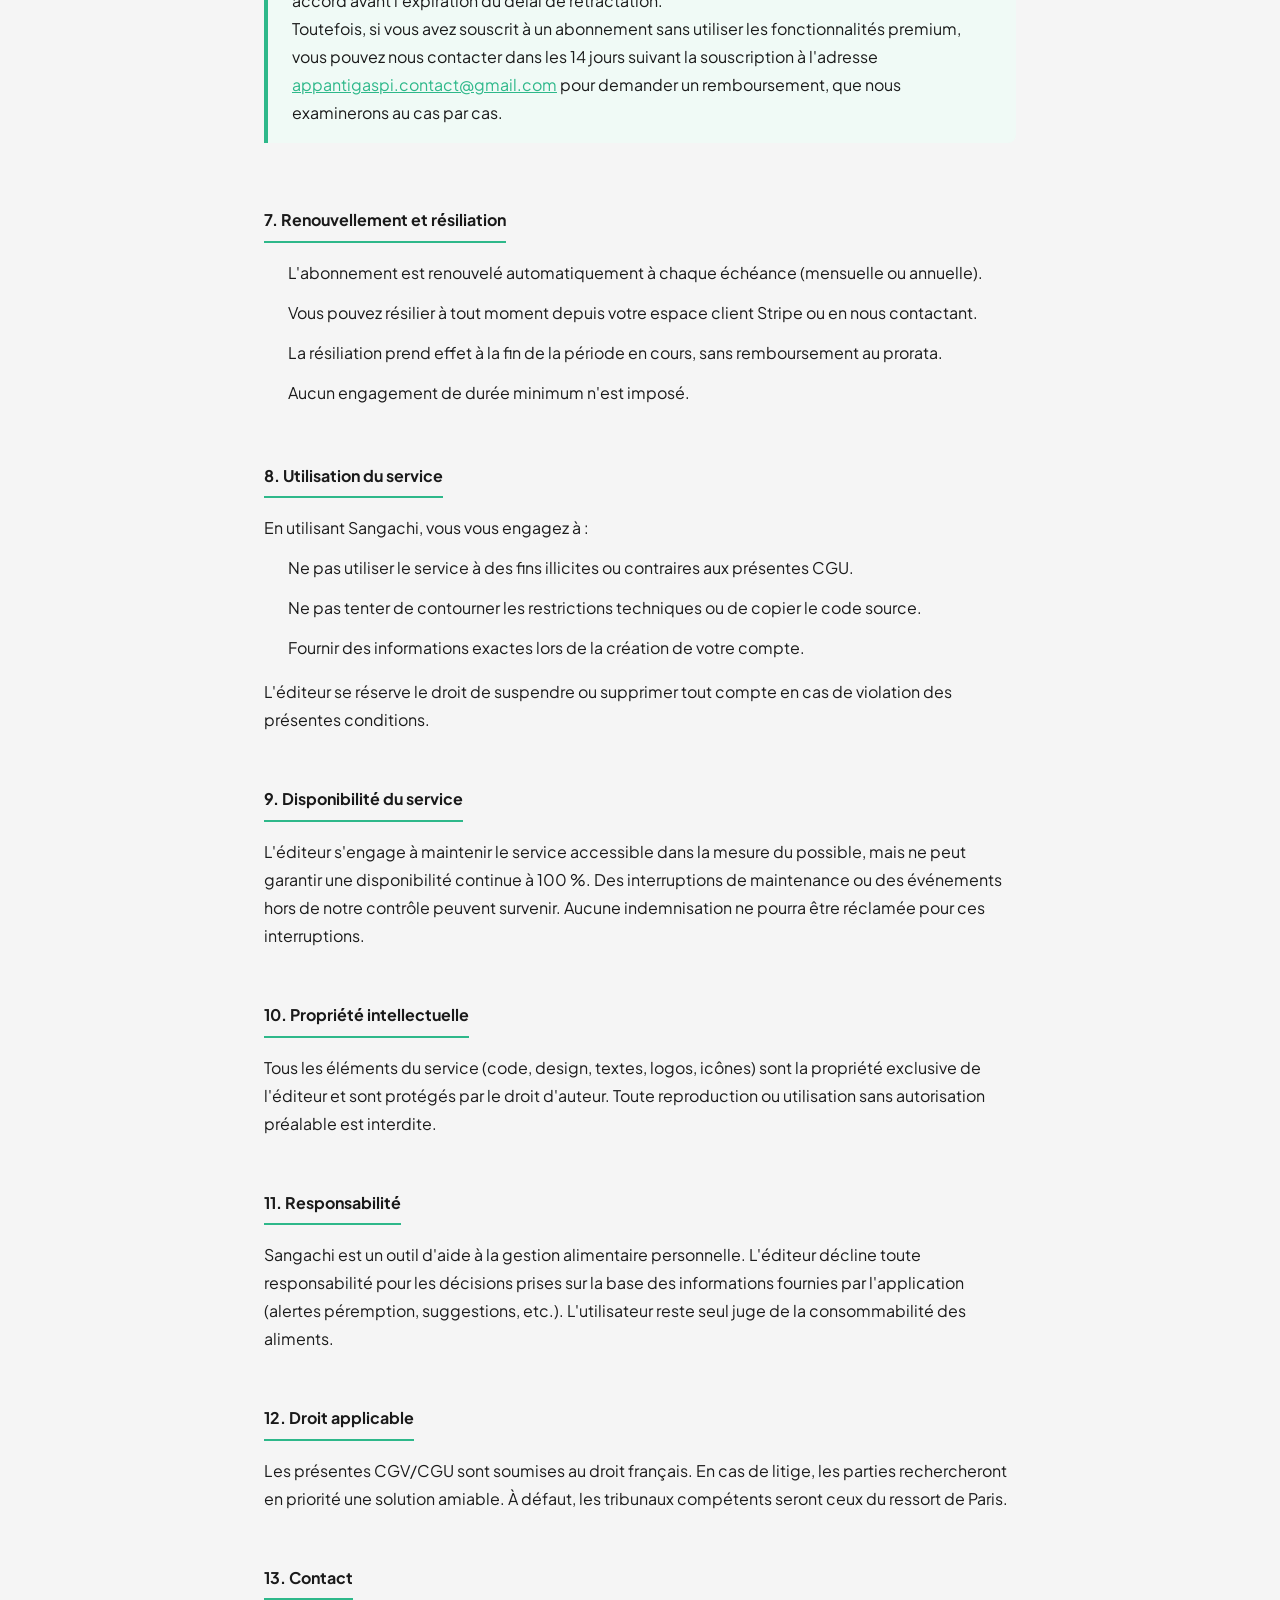
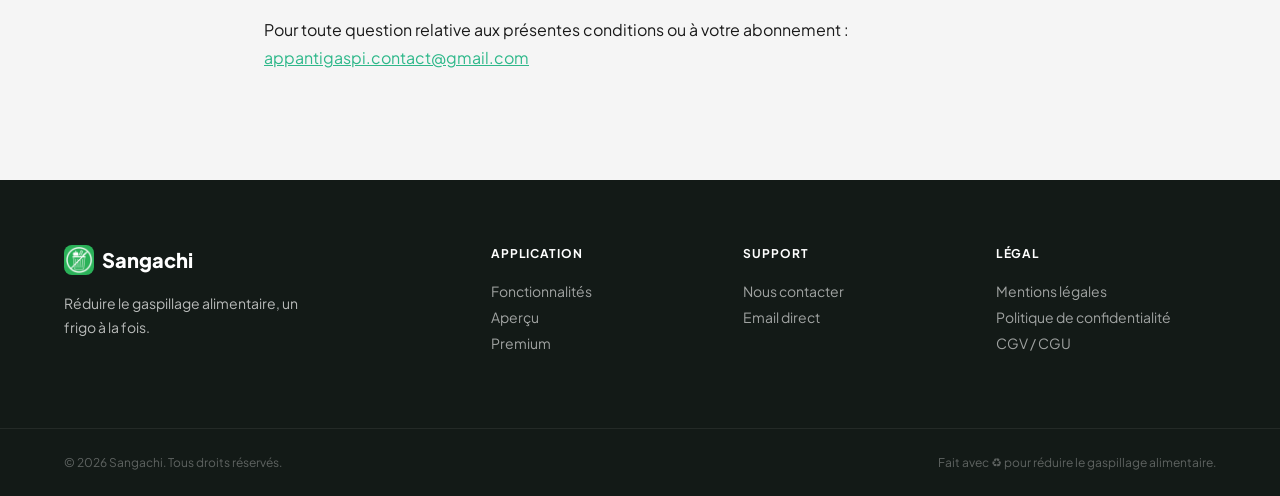
<file: cgv.html>
<!DOCTYPE html>
<html lang="fr">
<head>
  <meta charset="UTF-8" />
  <meta name="viewport" content="width=device-width, initial-scale=1.0" />
  <meta name="description" content="Conditions Générales de Vente et d'Utilisation de Sangachi — abonnement premium, rétractation, résiliation." />
  <meta name="robots" content="noindex" />
  <meta name="theme-color" content="#2EB88A" />

  <link rel="preconnect" href="https://fonts.googleapis.com" />
  <link rel="preconnect" href="https://fonts.gstatic.com" crossorigin />
  <link href="https://fonts.googleapis.com/css2?family=Plus+Jakarta+Sans:wght@400;500;600;700;800&display=swap" rel="stylesheet" />
  <link rel="icon" type="image/png" href="assets/icon_launcher.png" />
  <link rel="stylesheet" href="css/styles.css" />

  <title>CGV / CGU — Sangachi</title>

  <style>
    .legal-page {
      padding: var(--space-16) 0 var(--space-24);
      min-height: 60vh;
    }
    .legal-page h1 {
      font-size: var(--text-4xl);
      font-weight: 800;
      color: var(--color-primary);
      margin-bottom: var(--space-2);
    }
    .legal-page .legal-updated {
      font-size: var(--text-sm);
      color: var(--color-neutral);
      margin-bottom: var(--space-12);
    }
    .legal-page h2 {
      font-size: var(--text-xl);
      font-weight: 700;
      color: var(--color-gray-900);
      margin-top: var(--space-10);
      margin-bottom: var(--space-4);
      padding-bottom: var(--space-2);
      border-bottom: 2px solid var(--color-primary);
      display: inline-block;
    }
    .legal-page p,
    .legal-page li {
      font-size: var(--text-base);
      color: var(--color-gray-700);
      line-height: 1.75;
      margin-bottom: var(--space-3);
    }
    .legal-page ul {
      padding-left: var(--space-6);
      margin-bottom: var(--space-4);
    }
    .legal-page a {
      color: var(--color-primary);
      text-decoration: underline;
    }
    .legal-breadcrumb {
      font-size: var(--text-sm);
      color: var(--color-neutral);
      margin-bottom: var(--space-8);
    }
    .legal-breadcrumb a {
      color: var(--color-primary);
      text-decoration: none;
    }
    .legal-breadcrumb a:hover {
      text-decoration: underline;
    }
    .legal-highlight {
      background: #f0faf6;
      border-left: 4px solid var(--color-primary, #2EB88A);
      padding: var(--space-4) var(--space-6);
      border-radius: 0 8px 8px 0;
      margin: var(--space-6) 0;
    }
    .legal-highlight p {
      margin-bottom: 0;
    }
  </style>
</head>
<body>

<!-- NAVBAR -->
<header class="navbar" id="navbar">
  <div class="container navbar__inner">
    <a href="index.html" class="navbar__logo" aria-label="Sangachi — retour à l'accueil">
      <img src="assets/icon_launcher.png" width="32" height="32" alt="Logo Sangachi" style="border-radius:8px;" />
      Sangachi
    </a>

    <nav class="navbar__links" aria-label="Navigation principale">
      <a href="index.html#features">Fonctionnalités</a>
      <a href="index.html#screenshots">Aperçu</a>
      <a href="index.html#premium">Premium</a>
      <a href="index.html#support">Support</a>
    </nav>

    <div class="navbar__actions">
      <a href="index.html#premium" class="btn btn--primary btn--sm">Essayer gratuitement</a>
    </div>

    <button class="navbar__burger" id="navbar-burger" aria-label="Ouvrir le menu" aria-expanded="false" aria-controls="mobile-menu">
      <span></span>
      <span></span>
      <span></span>
    </button>
  </div>

  <nav class="mobile-menu" id="mobile-menu" aria-label="Menu mobile" aria-hidden="true">
    <a href="index.html#features">Fonctionnalités</a>
    <a href="index.html#screenshots">Aperçu de l'app</a>
    <a href="index.html#premium">Premium</a>
    <a href="index.html#support">Support</a>
    <a href="index.html#premium" class="btn btn--primary">Essayer gratuitement</a>
  </nav>
</header>

<main>
  <section class="legal-page">
    <div class="container" style="max-width: 800px;">

      <p class="legal-breadcrumb"><a href="index.html">← Retour à l'accueil</a></p>

      <h1>CGV / CGU</h1>
      <p class="legal-updated">Conditions Générales de Vente et d'Utilisation — Dernière mise à jour : 29 avril 2026</p>

      <p>
        Les présentes Conditions Générales de Vente et d'Utilisation (CGV/CGU) régissent l'accès et
        l'utilisation du site web et de l'application mobile Sangachi, ainsi que la souscription
        à l'offre d'abonnement premium.
      </p>

      <h2>1. Éditeur</h2>
      <p>
        Sangachi est édité par Dahan Jeremy, 28 rue de Thionville, 75019 Paris —
        <a href="mailto:appantigaspi.contact@gmail.com">appantigaspi.contact@gmail.com</a>.
      </p>

      <h2>2. Description du service</h2>
      <p>Sangachi propose deux niveaux d'accès :</p>
      <ul>
        <li><strong>Version gratuite :</strong> accès aux fonctionnalités de base avec affichage de publicités.</li>
        <li><strong>Version Premium :</strong> suppression des publicités, accès aux fonctionnalités avancées (statistiques, suggestions de recettes, alertes personnalisées, etc.), sous forme d'abonnement mensuel ou annuel.</li>
      </ul>

      <h2>3. Tarifs</h2>
      <ul>
        <li><strong>Abonnement mensuel :</strong> 5,99 € TTC par mois</li>
        <li><strong>Abonnement annuel :</strong> 59,90 € TTC par an (bientôt disponible)</li>
      </ul>
      <p>
        Les prix sont affichés en euros toutes taxes comprises. L'éditeur se réserve le droit de
        modifier ses tarifs à tout moment, avec notification préalable aux abonnés actifs.
      </p>

      <h2>4. Commande et paiement</h2>
      <p>
        L'abonnement premium peut être souscrit directement depuis le site web ou depuis l'application mobile.
        Le paiement est traité de manière sécurisée par <strong>Stripe</strong>, prestataire de services de
        paiement certifié PCI DSS. Sangachi n'a accès à aucune donnée bancaire.
      </p>
      <p>Les moyens de paiement acceptés sont ceux proposés par Stripe (carte bancaire Visa, Mastercard, etc.).</p>

      <h2>5. Activation de l'abonnement</h2>
      <p>
        L'accès premium est activé immédiatement après confirmation du paiement.
        Un e-mail de confirmation vous est envoyé à l'adresse renseignée lors de la souscription.
      </p>

      <h2>6. Droit de rétractation</h2>
      <div class="legal-highlight">
        <p>
          Conformément à l'article L221-28 du Code de la consommation, le droit de rétractation
          de 14 jours ne s'applique pas aux contenus numériques dont l'exécution a commencé avec
          votre accord avant l'expiration du délai de rétractation.
        </p>
        <p>
          Toutefois, si vous avez souscrit à un abonnement sans utiliser les fonctionnalités premium,
          vous pouvez nous contacter dans les 14 jours suivant la souscription à l'adresse
          <a href="mailto:appantigaspi.contact@gmail.com">appantigaspi.contact@gmail.com</a> pour demander un remboursement,
          que nous examinerons au cas par cas.
        </p>
      </div>

      <h2>7. Renouvellement et résiliation</h2>
      <ul>
        <li>L'abonnement est renouvelé automatiquement à chaque échéance (mensuelle ou annuelle).</li>
        <li>Vous pouvez résilier à tout moment depuis votre espace client Stripe ou en nous contactant.</li>
        <li>La résiliation prend effet à la fin de la période en cours, sans remboursement au prorata.</li>
        <li>Aucun engagement de durée minimum n'est imposé.</li>
      </ul>

      <h2>8. Utilisation du service</h2>
      <p>En utilisant Sangachi, vous vous engagez à :</p>
      <ul>
        <li>Ne pas utiliser le service à des fins illicites ou contraires aux présentes CGU.</li>
        <li>Ne pas tenter de contourner les restrictions techniques ou de copier le code source.</li>
        <li>Fournir des informations exactes lors de la création de votre compte.</li>
      </ul>
      <p>
        L'éditeur se réserve le droit de suspendre ou supprimer tout compte en cas de violation
        des présentes conditions.
      </p>

      <h2>9. Disponibilité du service</h2>
      <p>
        L'éditeur s'engage à maintenir le service accessible dans la mesure du possible, mais ne
        peut garantir une disponibilité continue à 100 %. Des interruptions de maintenance ou
        des événements hors de notre contrôle peuvent survenir. Aucune indemnisation ne pourra
        être réclamée pour ces interruptions.
      </p>

      <h2>10. Propriété intellectuelle</h2>
      <p>
        Tous les éléments du service (code, design, textes, logos, icônes) sont la propriété
        exclusive de l'éditeur et sont protégés par le droit d'auteur. Toute reproduction ou
        utilisation sans autorisation préalable est interdite.
      </p>

      <h2>11. Responsabilité</h2>
      <p>
        Sangachi est un outil d'aide à la gestion alimentaire personnelle. L'éditeur décline
        toute responsabilité pour les décisions prises sur la base des informations fournies
        par l'application (alertes péremption, suggestions, etc.). L'utilisateur reste seul
        juge de la consommabilité des aliments.
      </p>

      <h2>12. Droit applicable</h2>
      <p>
        Les présentes CGV/CGU sont soumises au droit français. En cas de litige, les parties
        rechercheront en priorité une solution amiable. À défaut, les tribunaux compétents
        seront ceux du ressort de Paris.
      </p>

      <h2>13. Contact</h2>
      <p>
        Pour toute question relative aux présentes conditions ou à votre abonnement :
        <a href="mailto:appantigaspi.contact@gmail.com">appantigaspi.contact@gmail.com</a>
      </p>

    </div>
  </section>
</main>

<!-- FOOTER -->
<footer class="footer">
  <div class="container footer__inner">
    <div class="footer__brand">
      <a href="index.html" class="footer__logo">
        <img src="assets/icon_launcher.png" width="30" height="30" alt="Logo Sangachi" style="border-radius:8px;" />
        Sangachi
      </a>
      <p>Réduire le gaspillage alimentaire, un frigo à la fois.</p>
    </div>

    <div class="footer__links">
      <div class="footer__col">
        <h4>Application</h4>
        <a href="index.html#features">Fonctionnalités</a>
        <a href="index.html#screenshots">Aperçu</a>
        <a href="index.html#premium">Premium</a>
      </div>
      <div class="footer__col">
        <h4>Support</h4>
        <a href="index.html#support">Nous contacter</a>
        <a href="mailto:appantigaspi.contact@gmail.com">Email direct</a>
      </div>
      <div class="footer__col">
        <h4>Légal</h4>
        <a href="mentions-legales.html">Mentions légales</a>
        <a href="politique-confidentialite.html">Politique de confidentialité</a>
        <a href="cgv.html">CGV / CGU</a>
      </div>
    </div>
  </div>

  <div class="footer__bottom">
    <div class="container">
      <p>&copy; 2026 Sangachi. Tous droits réservés.</p>
      <p>Fait avec ♻ pour réduire le gaspillage alimentaire.</p>
    </div>
  </div>
</footer>

<script src="js/main.js"></script>
</body>
</html>
</file>
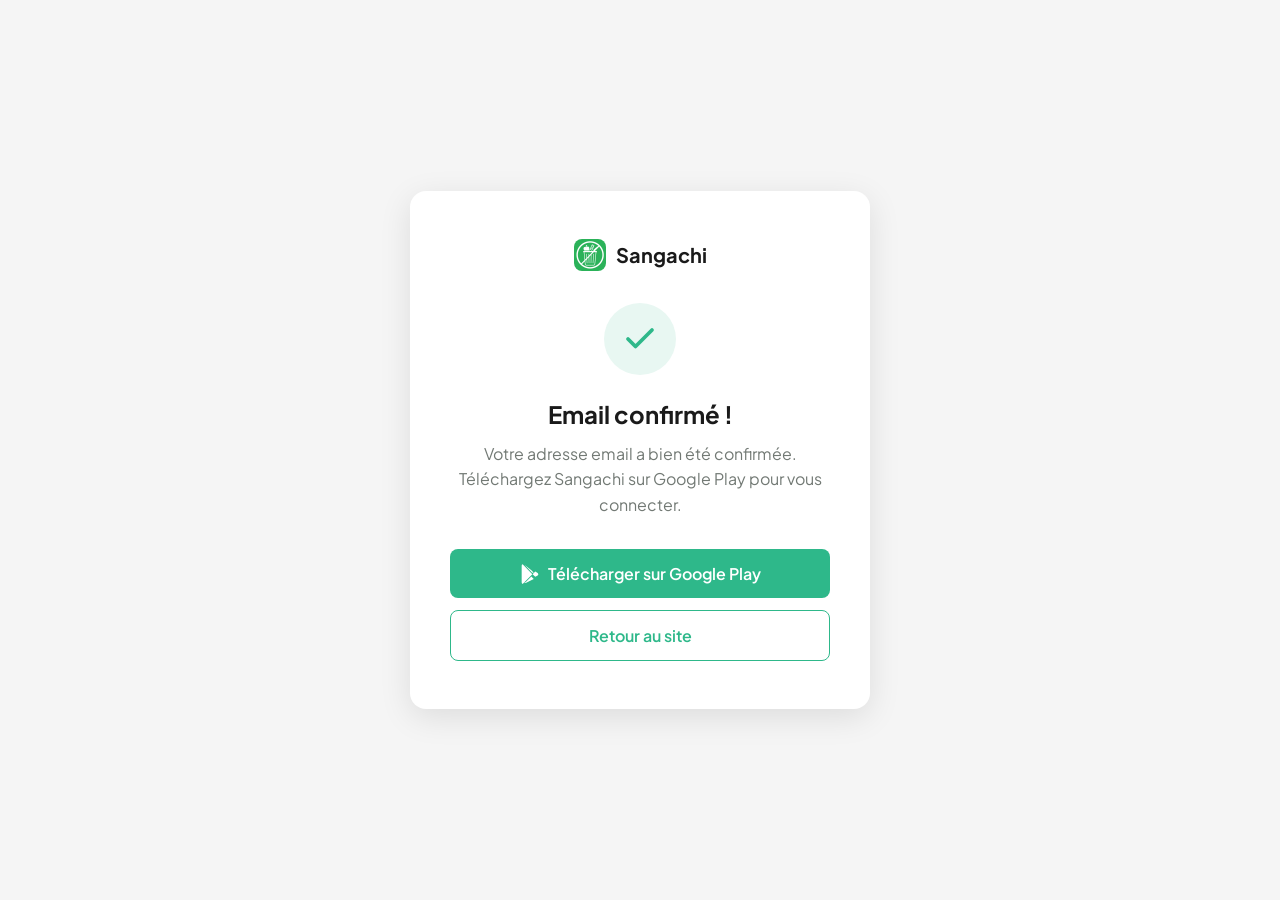
<file: confirm.html>
<!DOCTYPE html>
<html lang="fr">
<head>
  <meta charset="UTF-8" />
  <meta name="viewport" content="width=device-width, initial-scale=1.0" />
  <meta name="robots" content="noindex, nofollow" />
  <title>Confirmation — Sangachi</title>

  <link rel="preconnect" href="https://fonts.googleapis.com" />
  <link rel="preconnect" href="https://fonts.gstatic.com" crossorigin />
  <link href="https://fonts.googleapis.com/css2?family=Plus+Jakarta+Sans:wght@400;500;600;700&display=swap" rel="stylesheet" />
  <link rel="icon" type="image/png" href="assets/icon_launcher.png" />

  <style>
    :root {
      --color-primary: #2EB88A;
      --color-primary-dark: #259A74;
      --color-accent: #F7807B;
      --color-text: #1A1A1A;
      --color-text-muted: #727974;
      --color-bg: #F5F5F5;
      --font-family: 'Plus Jakarta Sans', system-ui, -apple-system, sans-serif;
    }

    *, *::before, *::after { box-sizing: border-box; margin: 0; padding: 0; }

    body {
      font-family: var(--font-family);
      background: var(--color-bg);
      min-height: 100vh;
      display: flex;
      align-items: center;
      justify-content: center;
      padding: 24px;
    }

    .card {
      background: #fff;
      border-radius: 16px;
      padding: 48px 40px;
      max-width: 460px;
      width: 100%;
      text-align: center;
      box-shadow: 0 8px 32px rgba(0,0,0,0.10);
    }

    .logo {
      display: flex;
      align-items: center;
      justify-content: center;
      gap: 10px;
      margin-bottom: 32px;
      text-decoration: none;
      color: var(--color-text);
      font-weight: 700;
      font-size: 1.25rem;
    }

    .logo img { border-radius: 8px; }

    .icon-wrapper {
      width: 72px;
      height: 72px;
      background: #E8F7F2;
      border-radius: 50%;
      display: flex;
      align-items: center;
      justify-content: center;
      margin: 0 auto 24px;
    }

    .icon-wrapper svg { color: var(--color-primary); }

    h1 {
      font-size: 1.5rem;
      font-weight: 700;
      color: var(--color-text);
      margin-bottom: 12px;
    }

    p {
      font-size: 1rem;
      color: var(--color-text-muted);
      line-height: 1.6;
      margin-bottom: 32px;
    }

    .btn {
      display: inline-flex;
      align-items: center;
      justify-content: center;
      gap: 8px;
      padding: 14px 28px;
      border-radius: 8px;
      font-family: var(--font-family);
      font-weight: 600;
      font-size: 1rem;
      text-decoration: none;
      transition: background 150ms ease, transform 150ms ease;
      width: 100%;
    }

    .btn--primary {
      background: var(--color-primary);
      color: #fff;
    }

    .btn--primary:hover {
      background: var(--color-primary-dark);
      transform: translateY(-1px);
    }

    .btn--outline {
      background: transparent;
      color: var(--color-primary);
      border: 1.5px solid var(--color-primary);
      margin-top: 12px;
    }

    .btn--outline:hover { background: #E8F7F2; }

    .status {
      margin-top: 28px;
      font-size: 0.875rem;
      color: var(--color-text-muted);
    }

    .status--error { color: var(--color-accent); }

    /* État de chargement */
    .spinner {
      width: 36px;
      height: 36px;
      border: 3px solid #E8F7F2;
      border-top-color: var(--color-primary);
      border-radius: 50%;
      animation: spin 0.8s linear infinite;
      margin: 0 auto 20px;
    }

    @keyframes spin { to { transform: rotate(360deg); } }

    #state-loading, #state-success, #state-error, #state-fallback { display: none; }
    #state-loading.active, #state-success.active, #state-error.active, #state-fallback.active { display: block; }
  </style>
</head>
<body>
<div class="card">

  <a href="index.html" class="logo">
    <img src="assets/icon_launcher.png" width="32" height="32" alt="Logo Sangachi" />
    Sangachi
  </a>

  <!-- État : chargement -->
  <div id="state-loading" class="active">
    <div class="spinner"></div>
    <h1>Confirmation en cours…</h1>
    <p>Ouverture de l'application Sangachi. Patientez un instant.</p>
  </div>

  <!-- État : succès (app ouverte) -->
  <div id="state-success">
    <div class="icon-wrapper">
      <svg xmlns="http://www.w3.org/2000/svg" width="36" height="36" viewBox="0 0 24 24" fill="none" stroke="currentColor" stroke-width="2.5" stroke-linecap="round" stroke-linejoin="round">
        <polyline points="20 6 9 17 4 12"/>
      </svg>
    </div>
    <h1>Email confirmé !</h1>
    <p>Votre adresse email a bien été confirmée. L'application Sangachi devrait s'ouvrir automatiquement.</p>
    <a href="#" class="btn btn--outline" id="btn-reopen">Ouvrir l'application</a>
  </div>

  <!-- État : erreur -->
  <div id="state-error">
    <div class="icon-wrapper" style="background:#FEF0EF;">
      <svg xmlns="http://www.w3.org/2000/svg" width="36" height="36" viewBox="0 0 24 24" fill="none" stroke="#F7807B" stroke-width="2.5" stroke-linecap="round" stroke-linejoin="round">
        <circle cx="12" cy="12" r="10"/><line x1="12" y1="8" x2="12" y2="12"/><line x1="12" y1="16" x2="12.01" y2="16"/>
      </svg>
    </div>
    <h1>Lien invalide ou expiré</h1>
    <p>Ce lien de confirmation n'est plus valide. Il a peut-être déjà été utilisé ou a expiré. Reconnectez-vous depuis l'app pour en recevoir un nouveau.</p>
    <a href="index.html" class="btn btn--primary">Retour au site</a>
  </div>

  <!-- État : fallback (app non installée) -->
  <div id="state-fallback">
    <div class="icon-wrapper">
      <svg xmlns="http://www.w3.org/2000/svg" width="36" height="36" viewBox="0 0 24 24" fill="none" stroke="currentColor" stroke-width="2.5" stroke-linecap="round" stroke-linejoin="round">
        <polyline points="20 6 9 17 4 12"/>
      </svg>
    </div>
    <h1>Email confirmé !</h1>
    <p>Votre adresse email a bien été confirmée. Téléchargez Sangachi sur Google Play pour vous connecter.</p>
    <a href="#" class="btn btn--primary" id="btn-playstore">
      <svg xmlns="http://www.w3.org/2000/svg" viewBox="0 0 24 24" fill="currentColor" width="20" height="20">
        <path d="M3.18 23.88L14.8 12.26 3.18.16A2 2 0 002 2v19.88a2 2 0 001.18 2zM16.54 10.5l-2.9-2.9L5.39.78l9.15 9.72zM21.2 10.7l-2.88-1.66-3.2 3.2 3.2 3.2 2.9-1.67A2 2 0 0021.2 10.7zM5.39 23.22l8.25-8.22 2.9 2.9-9.15 4.65a2 2 0 01-2-.33z"/>
      </svg>
      Télécharger sur Google Play
    </a>
    <a href="index.html" class="btn btn--outline" style="margin-top:12px;">Retour au site</a>
  </div>

</div>

<script>
(function () {
  const SCHEME       = 'com.app_antigaspi';
  const HOST         = 'login-callback';
  const PACKAGE      = 'com.app_antigaspi';
  const PLAY_STORE_URL = '#'; // TODO: remplacer par l'URL Google Play définitive

  const stateLoading  = document.getElementById('state-loading');
  const stateSuccess  = document.getElementById('state-success');
  const stateError    = document.getElementById('state-error');
  const stateFallback = document.getElementById('state-fallback');
  const btnReopen     = document.getElementById('btn-reopen');
  const btnPlaystore  = document.getElementById('btn-playstore');

  function show(el) {
    [stateLoading, stateSuccess, stateError, stateFallback].forEach(e => e.classList.remove('active'));
    el.classList.add('active');
  }

  // Tokens Supabase : dans le hash (#access_token=...) ou les query params
  const hashStr   = window.location.hash.replace(/^#/, '');
  const searchStr = window.location.search.replace(/^\?/, '');
  const tokenStr  = searchStr || hashStr;
  const urlParams = new URLSearchParams(tokenStr);

  btnPlaystore.href = PLAY_STORE_URL;

  // Erreur Supabase (token expiré, déjà utilisé...)
  const errorCode = urlParams.get('error') || urlParams.get('error_code');
  if (errorCode) {
    show(stateError);
    return;
  }

  const isAndroid = /Android/i.test(navigator.userAgent);

  if (!isAndroid) {
    // Desktop ou iOS : pas de deep link → fallback direct
    show(stateFallback);
    return;
  }

  // Android : intent:// — intercepté par l'OS, évite la navigation parasite dans les WebViews email
  const queryStr   = tokenStr ? '?' + tokenStr : '';
  const fallbackUrl = encodeURIComponent(PLAY_STORE_URL);
  const intentUrl  = 'intent://' + HOST + queryStr + '#Intent;scheme=' + SCHEME + ';package=' + PACKAGE + ';S.browser_fallback_url=' + fallbackUrl + ';end';

  btnReopen.href = intentUrl;
  show(stateLoading);

  // Déclencher via un lien (plus fiable que window.location.href dans les WebViews)
  const a = document.createElement('a');
  a.href = intentUrl;
  document.body.appendChild(a);
  a.click();
  document.body.removeChild(a);

  // Après 3s sans que la page parte en arrière-plan → app non installée
  const timer = setTimeout(function () {
    if (!document.hidden) show(stateFallback);
  }, 3000);

  document.addEventListener('visibilitychange', function () {
    if (document.hidden) {
      clearTimeout(timer);
    } else {
      show(stateSuccess);
    }
  });
})();
</script>
</body>
</html>
</file>
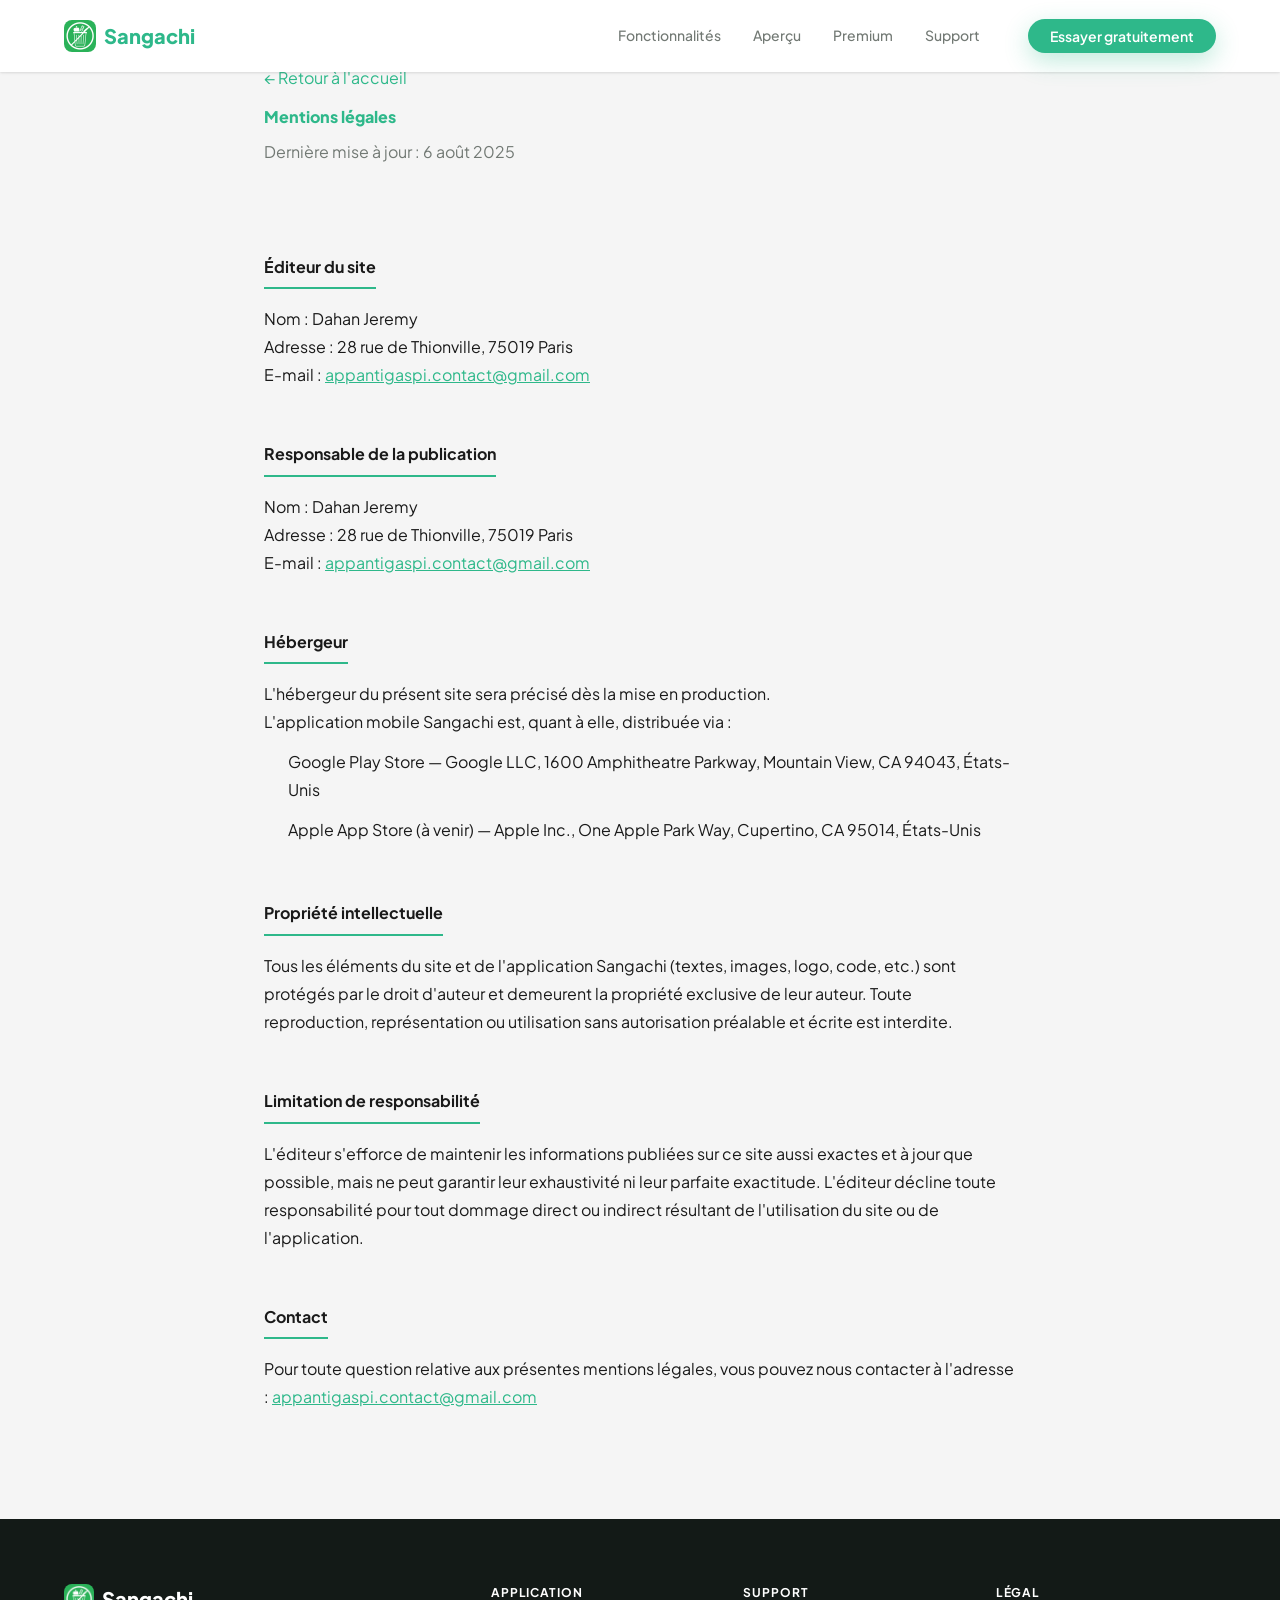
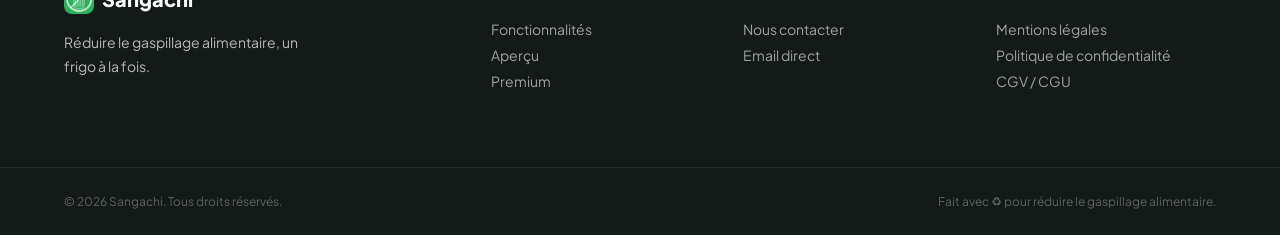
<file: mentions-legales.html>
<!DOCTYPE html>
<html lang="fr">
<head>
  <meta charset="UTF-8" />
  <meta name="viewport" content="width=device-width, initial-scale=1.0" />
  <meta name="description" content="Mentions légales du site Sangachi — éditeur, hébergeur, propriété intellectuelle." />
  <meta name="robots" content="noindex" />
  <meta name="theme-color" content="#2EB88A" />

  <link rel="preconnect" href="https://fonts.googleapis.com" />
  <link rel="preconnect" href="https://fonts.gstatic.com" crossorigin />
  <link href="https://fonts.googleapis.com/css2?family=Plus+Jakarta+Sans:wght@400;500;600;700;800&display=swap" rel="stylesheet" />
  <link rel="icon" type="image/png" href="assets/icon_launcher.png" />
  <link rel="stylesheet" href="css/styles.css" />

  <title>Mentions légales — Sangachi</title>

  <style>
    .legal-page {
      padding: var(--space-16) 0 var(--space-24);
      min-height: 60vh;
    }
    .legal-page h1 {
      font-size: var(--text-4xl);
      font-weight: 800;
      color: var(--color-primary);
      margin-bottom: var(--space-2);
    }
    .legal-page .legal-updated {
      font-size: var(--text-sm);
      color: var(--color-neutral);
      margin-bottom: var(--space-12);
    }
    .legal-page h2 {
      font-size: var(--text-xl);
      font-weight: 700;
      color: var(--color-gray-900);
      margin-top: var(--space-10);
      margin-bottom: var(--space-4);
      padding-bottom: var(--space-2);
      border-bottom: 2px solid var(--color-primary);
      display: inline-block;
    }
    .legal-page p,
    .legal-page li {
      font-size: var(--text-base);
      color: var(--color-gray-700);
      line-height: 1.75;
      margin-bottom: var(--space-3);
    }
    .legal-page ul {
      padding-left: var(--space-6);
      margin-bottom: var(--space-4);
    }
    .legal-page a {
      color: var(--color-primary);
      text-decoration: underline;
    }
    .legal-breadcrumb {
      font-size: var(--text-sm);
      color: var(--color-neutral);
      margin-bottom: var(--space-8);
    }
    .legal-breadcrumb a {
      color: var(--color-primary);
      text-decoration: none;
    }
    .legal-breadcrumb a:hover {
      text-decoration: underline;
    }
  </style>
</head>
<body>

<!-- NAVBAR -->
<header class="navbar" id="navbar">
  <div class="container navbar__inner">
    <a href="index.html" class="navbar__logo" aria-label="Sangachi — retour à l'accueil">
      <img src="assets/icon_launcher.png" width="32" height="32" alt="Logo Sangachi" style="border-radius:8px;" />
      Sangachi
    </a>

    <nav class="navbar__links" aria-label="Navigation principale">
      <a href="index.html#features">Fonctionnalités</a>
      <a href="index.html#screenshots">Aperçu</a>
      <a href="index.html#premium">Premium</a>
      <a href="index.html#support">Support</a>
    </nav>

    <div class="navbar__actions">
      <a href="index.html#premium" class="btn btn--primary btn--sm">Essayer gratuitement</a>
    </div>

    <button class="navbar__burger" id="navbar-burger" aria-label="Ouvrir le menu" aria-expanded="false" aria-controls="mobile-menu">
      <span></span>
      <span></span>
      <span></span>
    </button>
  </div>

  <nav class="mobile-menu" id="mobile-menu" aria-label="Menu mobile" aria-hidden="true">
    <a href="index.html#features">Fonctionnalités</a>
    <a href="index.html#screenshots">Aperçu de l'app</a>
    <a href="index.html#premium">Premium</a>
    <a href="index.html#support">Support</a>
    <a href="index.html#premium" class="btn btn--primary">Essayer gratuitement</a>
  </nav>
</header>

<main>
  <section class="legal-page">
    <div class="container" style="max-width: 800px;">

      <p class="legal-breadcrumb"><a href="index.html">← Retour à l'accueil</a></p>

      <h1>Mentions légales</h1>
      <p class="legal-updated">Dernière mise à jour : 6 août 2025</p>

      <h2>Éditeur du site</h2>
      <p>
        Nom : Dahan Jeremy<br>
        Adresse : 28 rue de Thionville, 75019 Paris<br>
        E-mail : <a href="mailto:appantigaspi.contact@gmail.com">appantigaspi.contact@gmail.com</a>
      </p>

      <h2>Responsable de la publication</h2>
      <p>
        Nom : Dahan Jeremy<br>
        Adresse : 28 rue de Thionville, 75019 Paris<br>
        E-mail : <a href="mailto:appantigaspi.contact@gmail.com">appantigaspi.contact@gmail.com</a>
      </p>

      <h2>Hébergeur</h2>
      <p>
        L'hébergeur du présent site sera précisé dès la mise en production.<br>
        L'application mobile Sangachi est, quant à elle, distribuée via :
      </p>
      <ul>
        <li>Google Play Store — Google LLC, 1600 Amphitheatre Parkway, Mountain View, CA 94043, États-Unis</li>
        <li>Apple App Store (à venir) — Apple Inc., One Apple Park Way, Cupertino, CA 95014, États-Unis</li>
      </ul>

      <h2>Propriété intellectuelle</h2>
      <p>
        Tous les éléments du site et de l'application Sangachi (textes, images, logo, code, etc.)
        sont protégés par le droit d'auteur et demeurent la propriété exclusive de leur auteur.
        Toute reproduction, représentation ou utilisation sans autorisation préalable et écrite est interdite.
      </p>

      <h2>Limitation de responsabilité</h2>
      <p>
        L'éditeur s'efforce de maintenir les informations publiées sur ce site aussi exactes et à jour
        que possible, mais ne peut garantir leur exhaustivité ni leur parfaite exactitude.
        L'éditeur décline toute responsabilité pour tout dommage direct ou indirect résultant
        de l'utilisation du site ou de l'application.
      </p>

      <h2>Contact</h2>
      <p>
        Pour toute question relative aux présentes mentions légales, vous pouvez nous contacter à l'adresse :
        <a href="mailto:appantigaspi.contact@gmail.com">appantigaspi.contact@gmail.com</a>
      </p>

    </div>
  </section>
</main>

<!-- FOOTER -->
<footer class="footer">
  <div class="container footer__inner">
    <div class="footer__brand">
      <a href="index.html" class="footer__logo">
        <img src="assets/icon_launcher.png" width="30" height="30" alt="Logo Sangachi" style="border-radius:8px;" />
        Sangachi
      </a>
      <p>Réduire le gaspillage alimentaire, un frigo à la fois.</p>
    </div>

    <div class="footer__links">
      <div class="footer__col">
        <h4>Application</h4>
        <a href="index.html#features">Fonctionnalités</a>
        <a href="index.html#screenshots">Aperçu</a>
        <a href="index.html#premium">Premium</a>
      </div>
      <div class="footer__col">
        <h4>Support</h4>
        <a href="index.html#support">Nous contacter</a>
        <a href="mailto:appantigaspi.contact@gmail.com">Email direct</a>
      </div>
      <div class="footer__col">
        <h4>Légal</h4>
        <a href="mentions-legales.html">Mentions légales</a>
        <a href="politique-confidentialite.html">Politique de confidentialité</a>
        <a href="cgv.html">CGV / CGU</a>
      </div>
    </div>
  </div>

  <div class="footer__bottom">
    <div class="container">
      <p>&copy; 2026 Sangachi. Tous droits réservés.</p>
      <p>Fait avec ♻ pour réduire le gaspillage alimentaire.</p>
    </div>
  </div>
</footer>

<script src="js/main.js"></script>
</body>
</html>
</file>
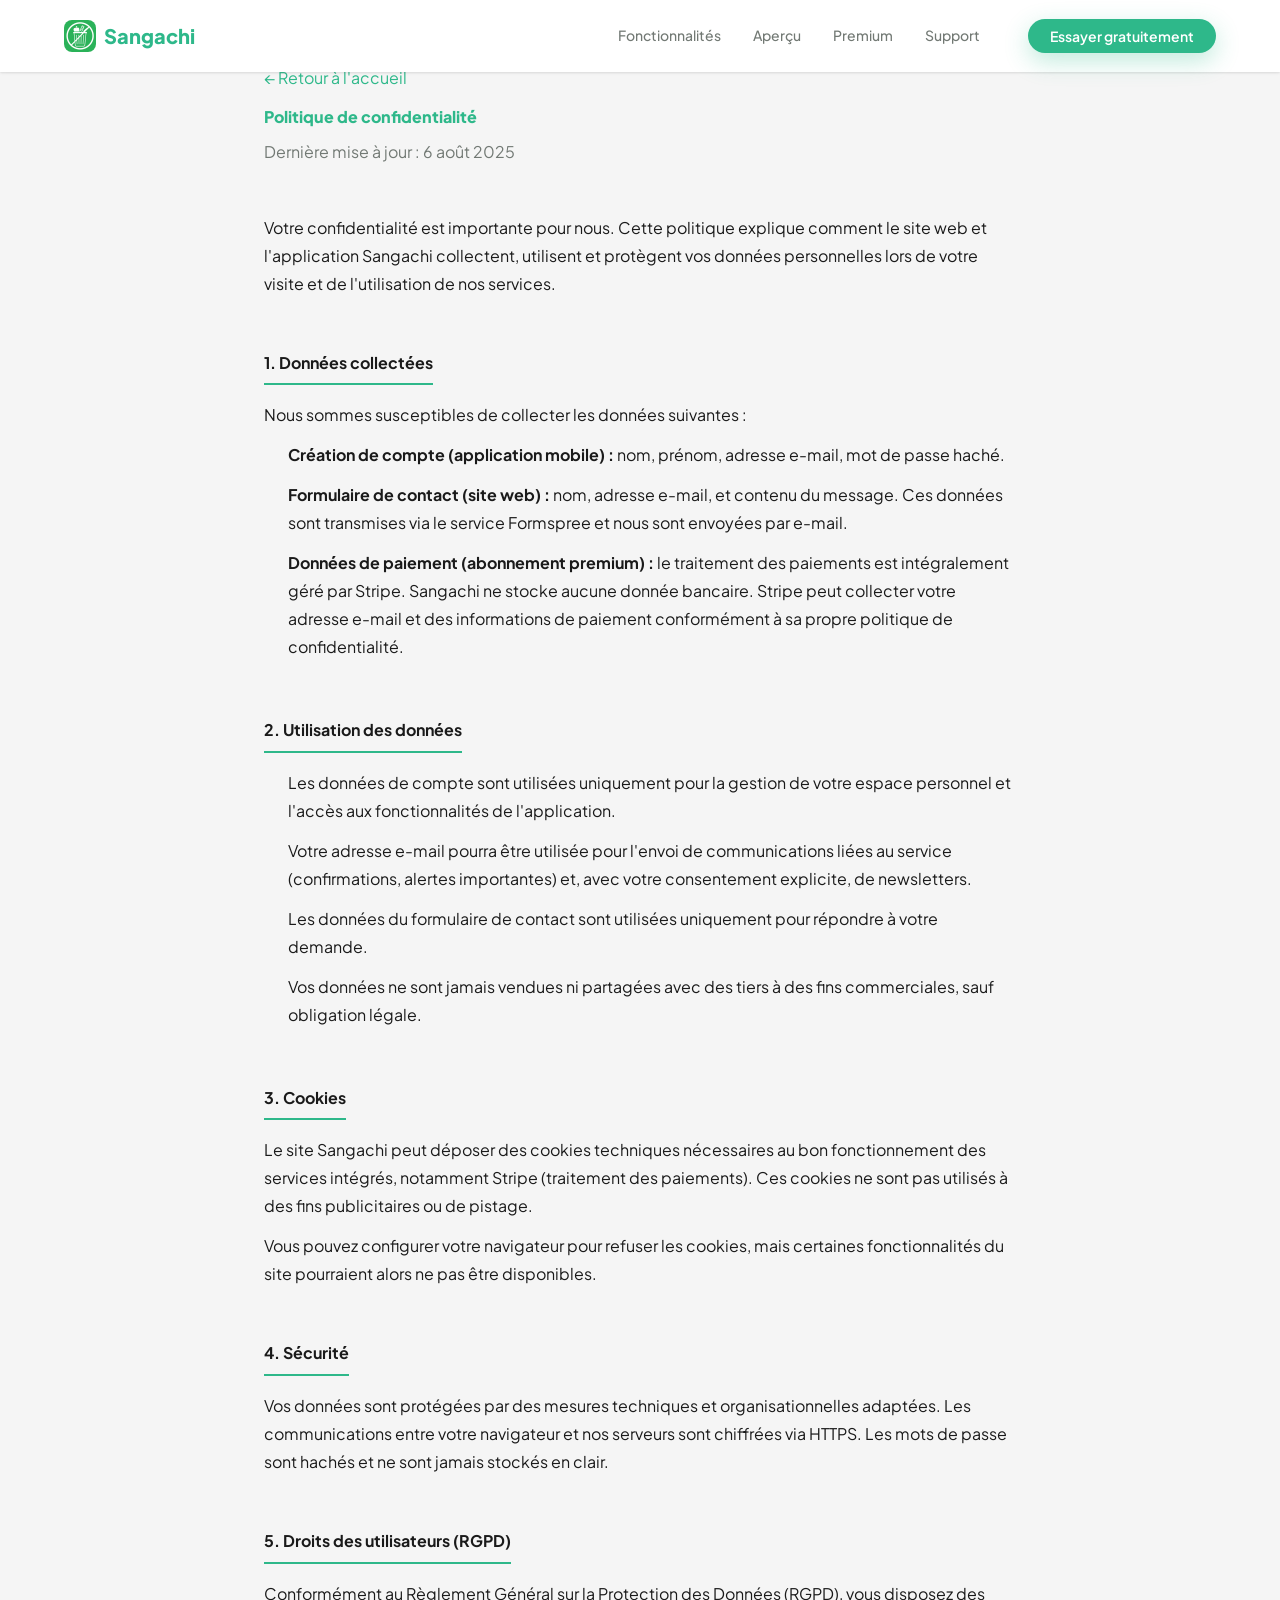
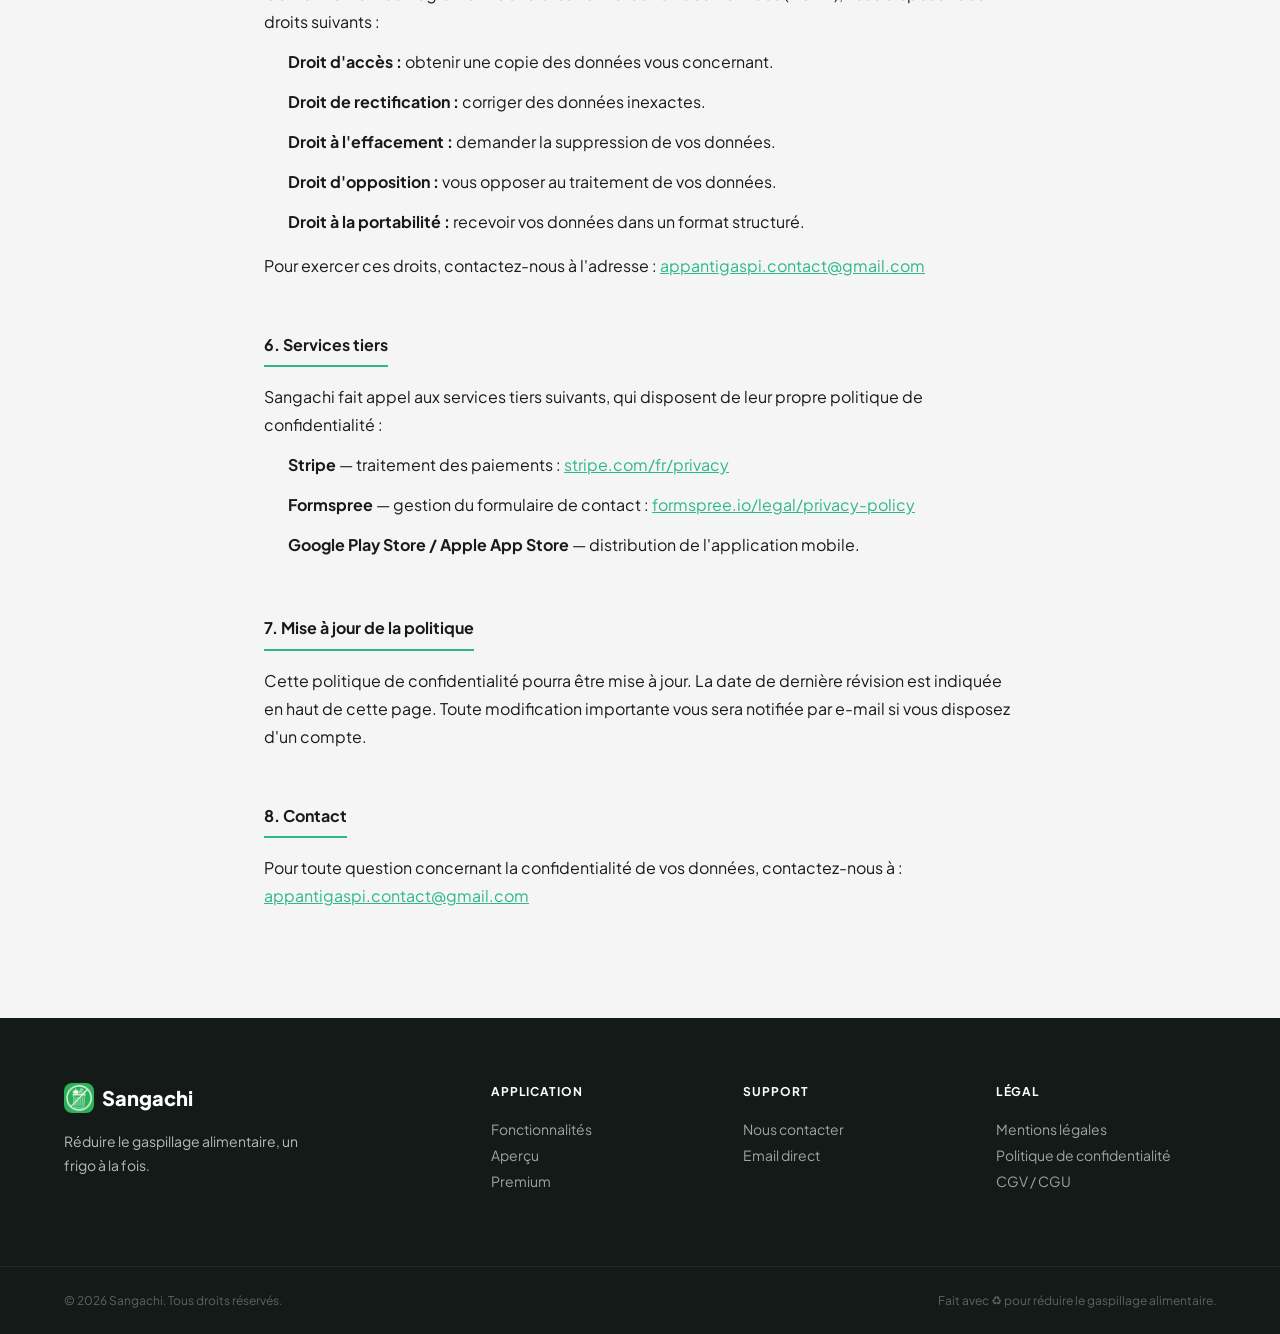
<file: politique-confidentialite.html>
<!DOCTYPE html>
<html lang="fr">
<head>
  <meta charset="UTF-8" />
  <meta name="viewport" content="width=device-width, initial-scale=1.0" />
  <meta name="description" content="Politique de confidentialité de Sangachi — collecte, utilisation et protection de vos données personnelles." />
  <meta name="robots" content="noindex" />
  <meta name="theme-color" content="#2EB88A" />

  <link rel="preconnect" href="https://fonts.googleapis.com" />
  <link rel="preconnect" href="https://fonts.gstatic.com" crossorigin />
  <link href="https://fonts.googleapis.com/css2?family=Plus+Jakarta+Sans:wght@400;500;600;700;800&display=swap" rel="stylesheet" />
  <link rel="icon" type="image/png" href="assets/icon_launcher.png" />
  <link rel="stylesheet" href="css/styles.css" />

  <title>Politique de confidentialité — Sangachi</title>

  <style>
    .legal-page {
      padding: var(--space-16) 0 var(--space-24);
      min-height: 60vh;
    }
    .legal-page h1 {
      font-size: var(--text-4xl);
      font-weight: 800;
      color: var(--color-primary);
      margin-bottom: var(--space-2);
    }
    .legal-page .legal-updated {
      font-size: var(--text-sm);
      color: var(--color-neutral);
      margin-bottom: var(--space-12);
    }
    .legal-page h2 {
      font-size: var(--text-xl);
      font-weight: 700;
      color: var(--color-gray-900);
      margin-top: var(--space-10);
      margin-bottom: var(--space-4);
      padding-bottom: var(--space-2);
      border-bottom: 2px solid var(--color-primary);
      display: inline-block;
    }
    .legal-page p,
    .legal-page li {
      font-size: var(--text-base);
      color: var(--color-gray-700);
      line-height: 1.75;
      margin-bottom: var(--space-3);
    }
    .legal-page ul {
      padding-left: var(--space-6);
      margin-bottom: var(--space-4);
    }
    .legal-page a {
      color: var(--color-primary);
      text-decoration: underline;
    }
    .legal-breadcrumb {
      font-size: var(--text-sm);
      color: var(--color-neutral);
      margin-bottom: var(--space-8);
    }
    .legal-breadcrumb a {
      color: var(--color-primary);
      text-decoration: none;
    }
    .legal-breadcrumb a:hover {
      text-decoration: underline;
    }
  </style>
</head>
<body>

<!-- NAVBAR -->
<header class="navbar" id="navbar">
  <div class="container navbar__inner">
    <a href="index.html" class="navbar__logo" aria-label="Sangachi — retour à l'accueil">
      <img src="assets/icon_launcher.png" width="32" height="32" alt="Logo Sangachi" style="border-radius:8px;" />
      Sangachi
    </a>

    <nav class="navbar__links" aria-label="Navigation principale">
      <a href="index.html#features">Fonctionnalités</a>
      <a href="index.html#screenshots">Aperçu</a>
      <a href="index.html#premium">Premium</a>
      <a href="index.html#support">Support</a>
    </nav>

    <div class="navbar__actions">
      <a href="index.html#premium" class="btn btn--primary btn--sm">Essayer gratuitement</a>
    </div>

    <button class="navbar__burger" id="navbar-burger" aria-label="Ouvrir le menu" aria-expanded="false" aria-controls="mobile-menu">
      <span></span>
      <span></span>
      <span></span>
    </button>
  </div>

  <nav class="mobile-menu" id="mobile-menu" aria-label="Menu mobile" aria-hidden="true">
    <a href="index.html#features">Fonctionnalités</a>
    <a href="index.html#screenshots">Aperçu de l'app</a>
    <a href="index.html#premium">Premium</a>
    <a href="index.html#support">Support</a>
    <a href="index.html#premium" class="btn btn--primary">Essayer gratuitement</a>
  </nav>
</header>

<main>
  <section class="legal-page">
    <div class="container" style="max-width: 800px;">

      <p class="legal-breadcrumb"><a href="index.html">← Retour à l'accueil</a></p>

      <h1>Politique de confidentialité</h1>
      <p class="legal-updated">Dernière mise à jour : 6 août 2025</p>

      <p>
        Votre confidentialité est importante pour nous. Cette politique explique comment
        le site web et l'application Sangachi collectent, utilisent et protègent vos données
        personnelles lors de votre visite et de l'utilisation de nos services.
      </p>

      <h2>1. Données collectées</h2>
      <p>Nous sommes susceptibles de collecter les données suivantes :</p>
      <ul>
        <li><strong>Création de compte (application mobile) :</strong> nom, prénom, adresse e-mail, mot de passe haché.</li>
        <li><strong>Formulaire de contact (site web) :</strong> nom, adresse e-mail, et contenu du message. Ces données sont transmises via le service Formspree et nous sont envoyées par e-mail.</li>
        <li><strong>Données de paiement (abonnement premium) :</strong> le traitement des paiements est intégralement géré par Stripe. Sangachi ne stocke aucune donnée bancaire. Stripe peut collecter votre adresse e-mail et des informations de paiement conformément à sa propre politique de confidentialité.</li>
      </ul>

      <h2>2. Utilisation des données</h2>
      <ul>
        <li>Les données de compte sont utilisées uniquement pour la gestion de votre espace personnel et l'accès aux fonctionnalités de l'application.</li>
        <li>Votre adresse e-mail pourra être utilisée pour l'envoi de communications liées au service (confirmations, alertes importantes) et, avec votre consentement explicite, de newsletters.</li>
        <li>Les données du formulaire de contact sont utilisées uniquement pour répondre à votre demande.</li>
        <li>Vos données ne sont jamais vendues ni partagées avec des tiers à des fins commerciales, sauf obligation légale.</li>
      </ul>

      <h2>3. Cookies</h2>
      <p>
        Le site Sangachi peut déposer des cookies techniques nécessaires au bon fonctionnement des
        services intégrés, notamment Stripe (traitement des paiements). Ces cookies ne sont pas utilisés
        à des fins publicitaires ou de pistage.
      </p>
      <p>
        Vous pouvez configurer votre navigateur pour refuser les cookies, mais certaines fonctionnalités
        du site pourraient alors ne pas être disponibles.
      </p>

      <h2>4. Sécurité</h2>
      <p>
        Vos données sont protégées par des mesures techniques et organisationnelles adaptées.
        Les communications entre votre navigateur et nos serveurs sont chiffrées via HTTPS.
        Les mots de passe sont hachés et ne sont jamais stockés en clair.
      </p>

      <h2>5. Droits des utilisateurs (RGPD)</h2>
      <p>Conformément au Règlement Général sur la Protection des Données (RGPD), vous disposez des droits suivants :</p>
      <ul>
        <li><strong>Droit d'accès :</strong> obtenir une copie des données vous concernant.</li>
        <li><strong>Droit de rectification :</strong> corriger des données inexactes.</li>
        <li><strong>Droit à l'effacement :</strong> demander la suppression de vos données.</li>
        <li><strong>Droit d'opposition :</strong> vous opposer au traitement de vos données.</li>
        <li><strong>Droit à la portabilité :</strong> recevoir vos données dans un format structuré.</li>
      </ul>
      <p>
        Pour exercer ces droits, contactez-nous à l'adresse :
        <a href="mailto:appantigaspi.contact@gmail.com">appantigaspi.contact@gmail.com</a>
      </p>

      <h2>6. Services tiers</h2>
      <p>Sangachi fait appel aux services tiers suivants, qui disposent de leur propre politique de confidentialité :</p>
      <ul>
        <li><strong>Stripe</strong> — traitement des paiements : <a href="https://stripe.com/fr/privacy" target="_blank" rel="noopener noreferrer">stripe.com/fr/privacy</a></li>
        <li><strong>Formspree</strong> — gestion du formulaire de contact : <a href="https://formspree.io/legal/privacy-policy" target="_blank" rel="noopener noreferrer">formspree.io/legal/privacy-policy</a></li>
        <li><strong>Google Play Store / Apple App Store</strong> — distribution de l'application mobile.</li>
      </ul>

      <h2>7. Mise à jour de la politique</h2>
      <p>
        Cette politique de confidentialité pourra être mise à jour. La date de dernière révision est
        indiquée en haut de cette page. Toute modification importante vous sera notifiée par e-mail
        si vous disposez d'un compte.
      </p>

      <h2>8. Contact</h2>
      <p>
        Pour toute question concernant la confidentialité de vos données, contactez-nous à :
        <a href="mailto:appantigaspi.contact@gmail.com">appantigaspi.contact@gmail.com</a>
      </p>

    </div>
  </section>
</main>

<!-- FOOTER -->
<footer class="footer">
  <div class="container footer__inner">
    <div class="footer__brand">
      <a href="index.html" class="footer__logo">
        <img src="assets/icon_launcher.png" width="30" height="30" alt="Logo Sangachi" style="border-radius:8px;" />
        Sangachi
      </a>
      <p>Réduire le gaspillage alimentaire, un frigo à la fois.</p>
    </div>

    <div class="footer__links">
      <div class="footer__col">
        <h4>Application</h4>
        <a href="index.html#features">Fonctionnalités</a>
        <a href="index.html#screenshots">Aperçu</a>
        <a href="index.html#premium">Premium</a>
      </div>
      <div class="footer__col">
        <h4>Support</h4>
        <a href="index.html#support">Nous contacter</a>
        <a href="mailto:appantigaspi.contact@gmail.com">Email direct</a>
      </div>
      <div class="footer__col">
        <h4>Légal</h4>
        <a href="mentions-legales.html">Mentions légales</a>
        <a href="politique-confidentialite.html">Politique de confidentialité</a>
        <a href="cgv.html">CGV / CGU</a>
      </div>
    </div>
  </div>

  <div class="footer__bottom">
    <div class="container">
      <p>&copy; 2026 Sangachi. Tous droits réservés.</p>
      <p>Fait avec ♻ pour réduire le gaspillage alimentaire.</p>
    </div>
  </div>
</footer>

<script src="js/main.js"></script>
</body>
</html>
</file>
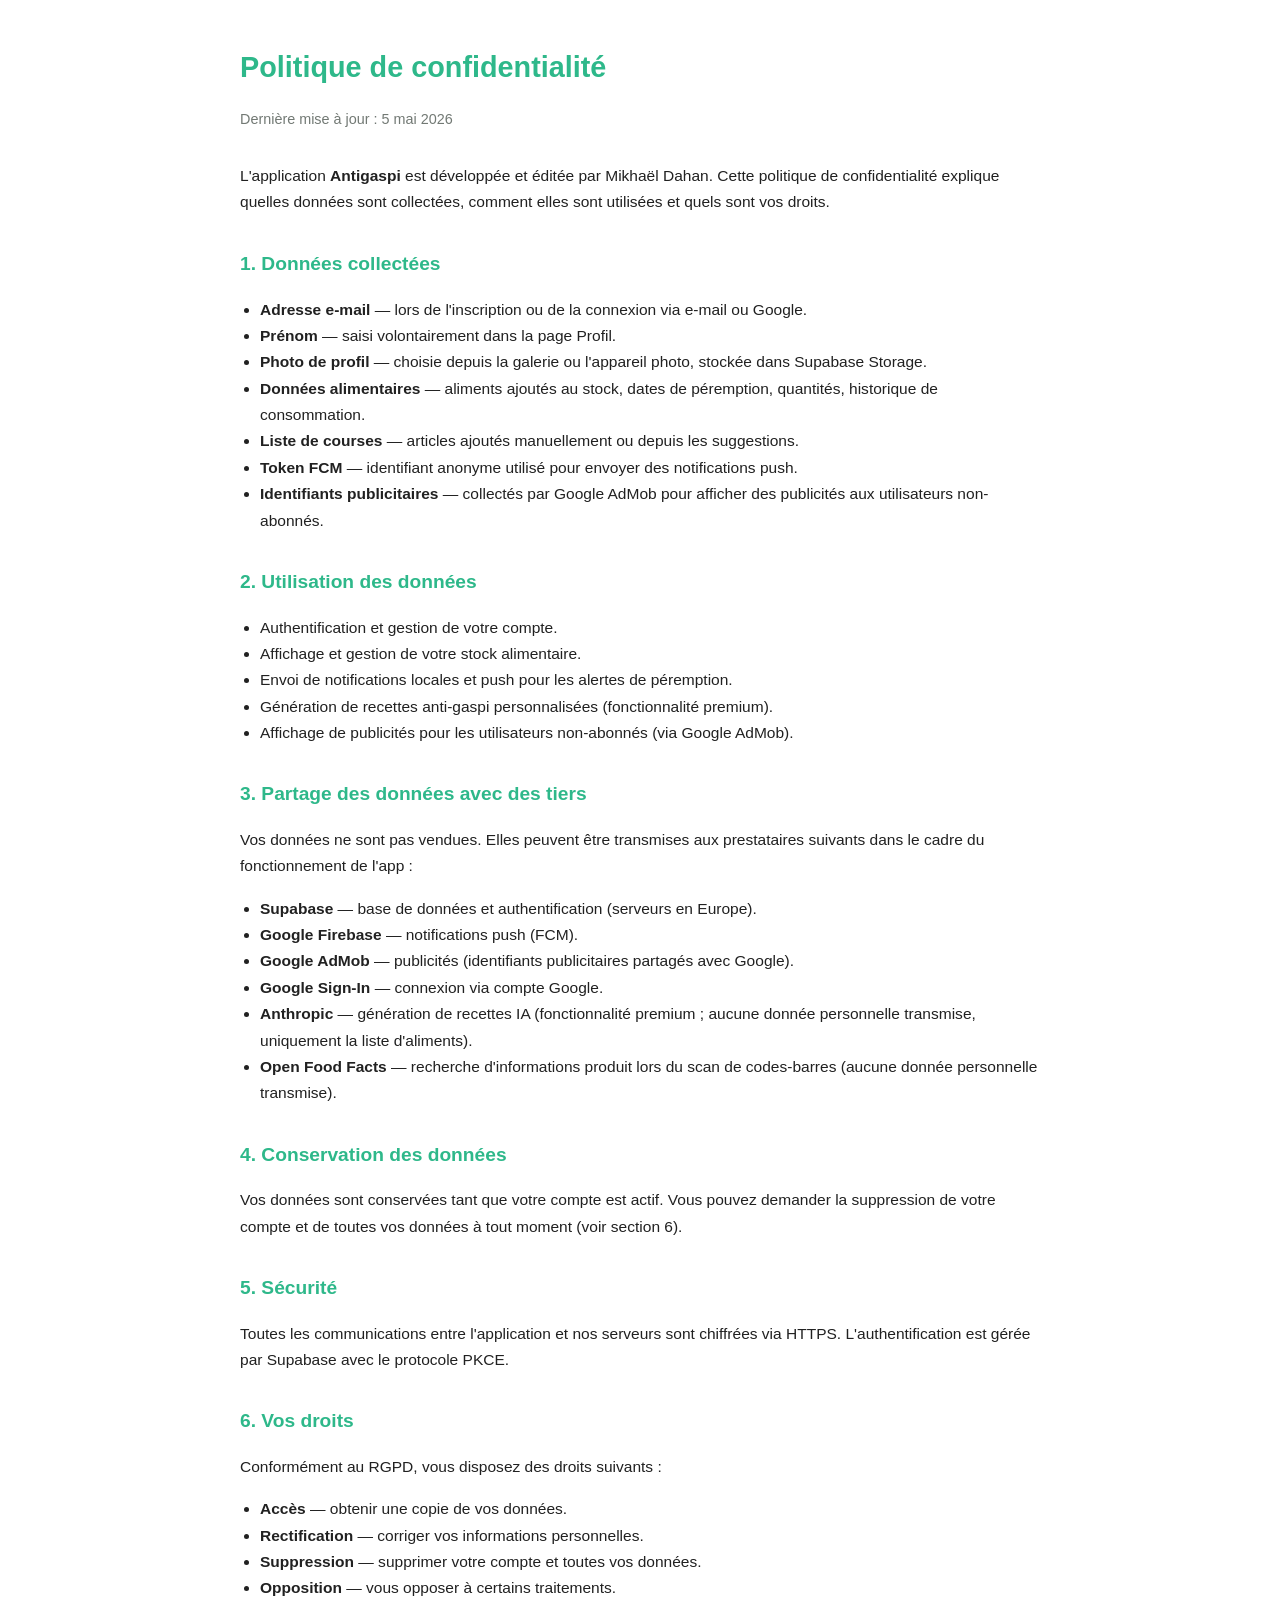
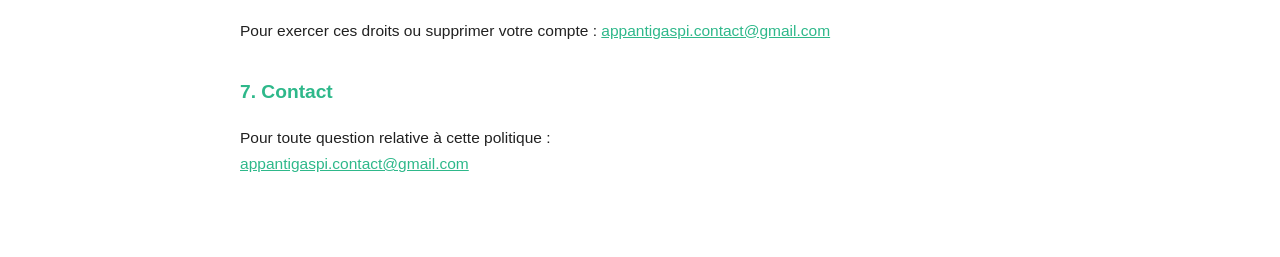
<file: privacy-policy.html>
<!DOCTYPE html>
<html lang="fr">
<head>
  <meta charset="UTF-8" />
  <meta name="viewport" content="width=device-width, initial-scale=1.0" />
  <title>Politique de confidentialité — Antigaspi</title>
  <style>
    body {
      font-family: -apple-system, BlinkMacSystemFont, 'Segoe UI', Roboto, sans-serif;
      max-width: 800px;
      margin: 0 auto;
      padding: 24px 16px 64px;
      color: #212121;
      line-height: 1.7;
    }
    h1 { color: #2EB88A; font-size: 1.8rem; margin-bottom: 4px; }
    h2 { color: #2EB88A; font-size: 1.2rem; margin-top: 32px; }
    p, li { font-size: 0.97rem; }
    ul { padding-left: 20px; }
    .date { color: #727974; font-size: 0.9rem; margin-bottom: 32px; }
    a { color: #2EB88A; }
  </style>
</head>
<body>

  <h1>Politique de confidentialité</h1>
  <p class="date">Dernière mise à jour : 5 mai 2026</p>

  <p>
    L'application <strong>Antigaspi</strong> est développée et éditée par Mikhaël Dahan.
    Cette politique de confidentialité explique quelles données sont collectées, comment elles
    sont utilisées et quels sont vos droits.
  </p>

  <h2>1. Données collectées</h2>
  <ul>
    <li><strong>Adresse e-mail</strong> — lors de l'inscription ou de la connexion via e-mail ou Google.</li>
    <li><strong>Prénom</strong> — saisi volontairement dans la page Profil.</li>
    <li><strong>Photo de profil</strong> — choisie depuis la galerie ou l'appareil photo, stockée dans Supabase Storage.</li>
    <li><strong>Données alimentaires</strong> — aliments ajoutés au stock, dates de péremption, quantités, historique de consommation.</li>
    <li><strong>Liste de courses</strong> — articles ajoutés manuellement ou depuis les suggestions.</li>
    <li><strong>Token FCM</strong> — identifiant anonyme utilisé pour envoyer des notifications push.</li>
    <li><strong>Identifiants publicitaires</strong> — collectés par Google AdMob pour afficher des publicités aux utilisateurs non-abonnés.</li>
  </ul>

  <h2>2. Utilisation des données</h2>
  <ul>
    <li>Authentification et gestion de votre compte.</li>
    <li>Affichage et gestion de votre stock alimentaire.</li>
    <li>Envoi de notifications locales et push pour les alertes de péremption.</li>
    <li>Génération de recettes anti-gaspi personnalisées (fonctionnalité premium).</li>
    <li>Affichage de publicités pour les utilisateurs non-abonnés (via Google AdMob).</li>
  </ul>

  <h2>3. Partage des données avec des tiers</h2>
  <p>Vos données ne sont pas vendues. Elles peuvent être transmises aux prestataires suivants dans le cadre du fonctionnement de l'app :</p>
  <ul>
    <li><strong>Supabase</strong> — base de données et authentification (serveurs en Europe).</li>
    <li><strong>Google Firebase</strong> — notifications push (FCM).</li>
    <li><strong>Google AdMob</strong> — publicités (identifiants publicitaires partagés avec Google).</li>
    <li><strong>Google Sign-In</strong> — connexion via compte Google.</li>
    <li><strong>Anthropic</strong> — génération de recettes IA (fonctionnalité premium ; aucune donnée personnelle transmise, uniquement la liste d'aliments).</li>
    <li><strong>Open Food Facts</strong> — recherche d'informations produit lors du scan de codes-barres (aucune donnée personnelle transmise).</li>
  </ul>

  <h2>4. Conservation des données</h2>
  <p>
    Vos données sont conservées tant que votre compte est actif. Vous pouvez demander la
    suppression de votre compte et de toutes vos données à tout moment (voir section 6).
  </p>

  <h2>5. Sécurité</h2>
  <p>
    Toutes les communications entre l'application et nos serveurs sont chiffrées via HTTPS.
    L'authentification est gérée par Supabase avec le protocole PKCE.
  </p>

  <h2>6. Vos droits</h2>
  <p>Conformément au RGPD, vous disposez des droits suivants :</p>
  <ul>
    <li><strong>Accès</strong> — obtenir une copie de vos données.</li>
    <li><strong>Rectification</strong> — corriger vos informations personnelles.</li>
    <li><strong>Suppression</strong> — supprimer votre compte et toutes vos données.</li>
    <li><strong>Opposition</strong> — vous opposer à certains traitements.</li>
  </ul>
  <p>
    Pour exercer ces droits ou supprimer votre compte :
    <a href="mailto:appantigaspi.contact@gmail.com">appantigaspi.contact@gmail.com</a>
  </p>

  <h2>7. Contact</h2>
  <p>
    Pour toute question relative à cette politique :<br />
    <a href="mailto:appantigaspi.contact@gmail.com">appantigaspi.contact@gmail.com</a>
  </p>

</body>
</html>
</file>
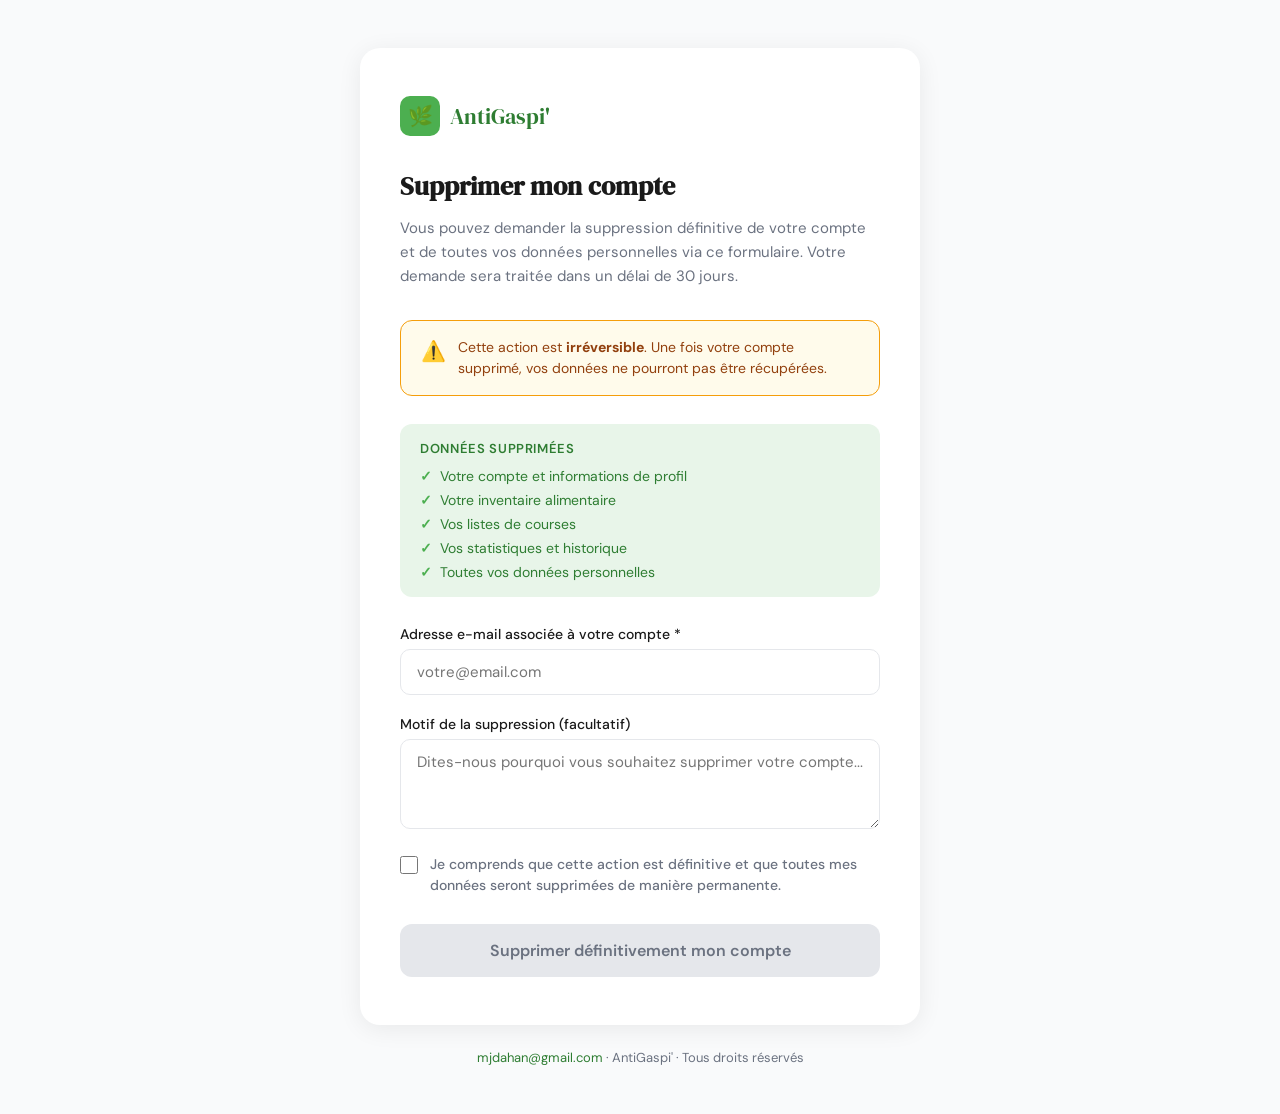
<file: supprimer-compte.html>
<!DOCTYPE html>
<html lang="fr">
<head>
  <meta charset="UTF-8" />
  <meta name="viewport" content="width=device-width, initial-scale=1.0"/>
  <title>Suppression de compte – AntiGaspi'</title>
  <link href="https://fonts.googleapis.com/css2?family=DM+Sans:wght@400;500;600&family=DM+Serif+Display&display=swap" rel="stylesheet"/>
  <style>
    *, *::before, *::after { box-sizing: border-box; margin: 0; padding: 0; }

    :root {
      --green: #4caf50;
      --green-light: #e8f5e9;
      --green-dark: #2e7d32;
      --amber: #f59e0b;
      --amber-light: #fffbeb;
      --text: #1a1a1a;
      --muted: #6b7280;
      --border: #e5e7eb;
      --bg: #f9fafb;
      --white: #ffffff;
    }

    body {
      font-family: 'DM Sans', sans-serif;
      background: var(--bg);
      color: var(--text);
      min-height: 100vh;
      display: flex;
      flex-direction: column;
      align-items: center;
      padding: 48px 16px;
    }

    .card {
      background: var(--white);
      border-radius: 20px;
      padding: 48px 40px;
      max-width: 560px;
      width: 100%;
      box-shadow: 0 4px 24px rgba(0,0,0,0.07);
    }

    .logo {
      display: flex;
      align-items: center;
      gap: 10px;
      margin-bottom: 32px;
    }

    .logo-icon {
      width: 40px;
      height: 40px;
      background: var(--green);
      border-radius: 10px;
      display: flex;
      align-items: center;
      justify-content: center;
      font-size: 20px;
    }

    .logo-text {
      font-family: 'DM Serif Display', serif;
      font-size: 22px;
      color: var(--green-dark);
    }

    h1 {
      font-family: 'DM Serif Display', serif;
      font-size: 26px;
      color: var(--text);
      margin-bottom: 12px;
    }

    .subtitle {
      color: var(--muted);
      font-size: 15px;
      line-height: 1.6;
      margin-bottom: 32px;
    }

    .warning-box {
      background: var(--amber-light);
      border: 1px solid var(--amber);
      border-radius: 12px;
      padding: 16px 20px;
      margin-bottom: 28px;
      display: flex;
      gap: 12px;
      align-items: flex-start;
    }

    .warning-icon { font-size: 20px; flex-shrink: 0; margin-top: 1px; }

    .warning-text {
      font-size: 14px;
      color: #92400e;
      line-height: 1.5;
    }

    .data-list {
      background: var(--green-light);
      border-radius: 12px;
      padding: 16px 20px;
      margin-bottom: 28px;
    }

    .data-list p {
      font-size: 13px;
      font-weight: 600;
      color: var(--green-dark);
      margin-bottom: 10px;
      text-transform: uppercase;
      letter-spacing: 0.05em;
    }

    .data-list ul {
      list-style: none;
      display: flex;
      flex-direction: column;
      gap: 6px;
    }

    .data-list li {
      font-size: 14px;
      color: var(--green-dark);
      display: flex;
      align-items: center;
      gap: 8px;
    }

    .data-list li::before {
      content: "✓";
      font-weight: 700;
      color: var(--green);
    }

    label {
      display: block;
      font-size: 14px;
      font-weight: 500;
      margin-bottom: 6px;
      color: var(--text);
    }

    input, textarea {
      width: 100%;
      border: 1.5px solid var(--border);
      border-radius: 10px;
      padding: 12px 16px;
      font-family: 'DM Sans', sans-serif;
      font-size: 15px;
      color: var(--text);
      background: var(--white);
      transition: border-color 0.2s;
      margin-bottom: 20px;
      outline: none;
    }

    input:focus, textarea:focus {
      border-color: var(--green);
    }

    textarea { resize: vertical; min-height: 90px; }

    .checkbox-row {
      display: flex;
      gap: 12px;
      align-items: flex-start;
      margin-bottom: 28px;
    }

    .checkbox-row input[type="checkbox"] {
      width: 18px;
      height: 18px;
      margin: 2px 0 0;
      flex-shrink: 0;
      accent-color: var(--green);
    }

    .checkbox-row label {
      font-size: 14px;
      color: var(--muted);
      margin: 0;
      line-height: 1.5;
    }

    .btn {
      width: 100%;
      background: #d32f2f;
      color: white;
      border: none;
      border-radius: 12px;
      padding: 16px;
      font-family: 'DM Sans', sans-serif;
      font-size: 16px;
      font-weight: 600;
      cursor: pointer;
      transition: background 0.2s, transform 0.1s;
    }

    .btn:hover { background: #b71c1c; transform: translateY(-1px); }
    .btn:active { transform: translateY(0); }
    .btn:disabled { background: var(--border); color: var(--muted); cursor: not-allowed; transform: none; }

    .success {
      display: none;
      text-align: center;
      padding: 24px 0 8px;
    }

    .success-icon { font-size: 48px; margin-bottom: 16px; }

    .success h2 {
      font-family: 'DM Serif Display', serif;
      font-size: 22px;
      margin-bottom: 10px;
    }

    .success p { color: var(--muted); font-size: 15px; line-height: 1.6; }

    .footer {
      margin-top: 24px;
      font-size: 13px;
      color: var(--muted);
      text-align: center;
    }

    .footer a { color: var(--green-dark); text-decoration: none; }
    .footer a:hover { text-decoration: underline; }
  </style>
</head>
<body>

<div class="card">
  <div class="logo">
    <div class="logo-icon">🌿</div>
    <span class="logo-text">AntiGaspi'</span>
  </div>

  <h1>Supprimer mon compte</h1>
  <p class="subtitle">Vous pouvez demander la suppression définitive de votre compte et de toutes vos données personnelles via ce formulaire. Votre demande sera traitée dans un délai de 30 jours.</p>

  <div class="warning-box">
    <span class="warning-icon">⚠️</span>
    <p class="warning-text">Cette action est <strong>irréversible</strong>. Une fois votre compte supprimé, vos données ne pourront pas être récupérées.</p>
  </div>

  <div class="data-list">
    <p>Données supprimées</p>
    <ul>
      <li>Votre compte et informations de profil</li>
      <li>Votre inventaire alimentaire</li>
      <li>Vos listes de courses</li>
      <li>Vos statistiques et historique</li>
      <li>Toutes vos données personnelles</li>
    </ul>
  </div>

  <div id="form-section">
    <label for="email">Adresse e-mail associée à votre compte *</label>
    <input type="email" id="email" placeholder="votre@email.com" required />

    <label for="reason">Motif de la suppression (facultatif)</label>
    <textarea id="reason" placeholder="Dites-nous pourquoi vous souhaitez supprimer votre compte..."></textarea>

    <div class="checkbox-row">
      <input type="checkbox" id="confirm" onchange="toggleBtn()" />
      <label for="confirm">Je comprends que cette action est définitive et que toutes mes données seront supprimées de manière permanente.</label>
    </div>

    <button class="btn" id="submit-btn" disabled onclick="handleSubmit()">
      Supprimer définitivement mon compte
    </button>
  </div>

  <div class="success" id="success-section">
    <div class="success-icon">✅</div>
    <h2>Demande enregistrée</h2>
    <p>Votre demande de suppression a bien été envoyée à <strong>mjdahan@gmail.com</strong>.<br/>Elle sera traitée dans un délai de <strong>30 jours</strong>.</p>
  </div>
</div>

<div class="footer">
  <a href="mailto:mjdahan@gmail.com">mjdahan@gmail.com</a> · AntiGaspi' · Tous droits réservés
</div>

<script>
  function toggleBtn() {
    const cb = document.getElementById('confirm');
    const btn = document.getElementById('submit-btn');
    btn.disabled = !cb.checked;
  }

  function handleSubmit() {
    const email = document.getElementById('email').value.trim();
    const reason = document.getElementById('reason').value.trim();
    if (!email) { alert("Veuillez saisir votre adresse e-mail."); return; }

    const subject = encodeURIComponent("Demande de suppression de compte AntiGaspi'");
    const body = encodeURIComponent(
      `Demande de suppression de compte\n\nE-mail : ${email}\nMotif : ${reason || 'Non renseigné'}`
    );
    window.location.href = `mailto:mjdahan@gmail.com?subject=${subject}&body=${body}`;

    document.getElementById('form-section').style.display = 'none';
    document.getElementById('success-section').style.display = 'block';
  }
</script>

</body>
</html>
</file>
<file: css/styles.css>
/* ================================================================
   Sangachi — Landing Page Styles
   Design system: Plus Jakarta Sans + charte #2EB88A
   ================================================================ */

/* ── Design tokens ─────────────────────────────────────────────── */
:root {
  --color-primary:       #2EB88A;
  --color-primary-dark:  #259A74;
  --color-primary-light: #E8F7F2;
  --color-secondary:     #578E7C;
  --color-accent:        #F7807B;
  --color-accent-light:  #FEF0EF;
  --color-neutral:       #727974;
  --color-bg:            #F5F5F5;
  --color-surface:       #FFFFFF;
  --color-border:        #E0E4E2;
  --color-text:          #1A1A1A;
  --color-text-muted:    #727974;
  --color-text-on-primary: #FFFFFF;

  --font-family: 'Plus Jakarta Sans', system-ui, -apple-system, sans-serif;

  --font-xs:   0.75rem;
  --font-sm:   0.875rem;
  --font-base: 1rem;
  --font-lg:   1.125rem;
  --font-xl:   1.25rem;
  --font-2xl:  1.5rem;
  --font-3xl:  1.875rem;
  --font-4xl:  2.25rem;
  --font-5xl:  3rem;

  --radius-sm:   8px;
  --radius-md:   12px;
  --radius-lg:   16px;
  --radius-xl:   24px;
  --radius-pill: 30px;
  --radius-full: 9999px;

  --space-1:  4px;
  --space-2:  8px;
  --space-3:  12px;
  --space-4:  16px;
  --space-6:  24px;
  --space-8:  32px;
  --space-10: 40px;
  --space-12: 48px;
  --space-16: 64px;
  --space-20: 80px;
  --space-24: 96px;

  --shadow-sm:      0 1px 3px rgba(0,0,0,0.08), 0 1px 2px rgba(0,0,0,0.05);
  --shadow-md:      0 4px 12px rgba(0,0,0,0.10), 0 2px 4px rgba(0,0,0,0.06);
  --shadow-lg:      0 8px 32px rgba(0,0,0,0.12), 0 4px 8px rgba(0,0,0,0.08);
  --shadow-xl:      0 20px 60px rgba(0,0,0,0.15);
  --shadow-primary: 0 8px 24px rgba(46,184,138,0.30);

  --transition-fast: 150ms cubic-bezier(0.4, 0, 0.2, 1);
  --transition-base: 250ms cubic-bezier(0.4, 0, 0.2, 1);
  --transition-slow: 400ms cubic-bezier(0.4, 0, 0.2, 1);

  --container-max:     1200px;
  --container-pad:     var(--space-6);
  --navbar-height:     72px;
}

/* ── Reset ─────────────────────────────────────────────────────── */
*, *::before, *::after {
  box-sizing: border-box;
  margin: 0;
  padding: 0;
}

html {
  scroll-behavior: smooth;
  scroll-padding-top: var(--navbar-height);
  font-size: 16px;
}

body {
  font-family: var(--font-family);
  font-size: var(--font-base);
  color: var(--color-text);
  background-color: var(--color-bg);
  line-height: 1.6;
  -webkit-font-smoothing: antialiased;
  -moz-osx-font-smoothing: grayscale;
}

img, video, svg { max-width: 100%; display: block; }
a { color: inherit; text-decoration: none; }
button { font-family: inherit; cursor: pointer; border: none; background: none; }
ul, ol { list-style: none; }
input, textarea, select { font-family: inherit; }

/* ── Container ─────────────────────────────────────────────────── */
.container {
  width: 100%;
  max-width: var(--container-max);
  margin-inline: auto;
  padding-inline: var(--container-pad);
}

/* ── Section header ────────────────────────────────────────────── */
.section-header {
  text-align: center;
  max-width: 640px;
  margin-inline: auto;
  margin-bottom: var(--space-16);
}

.section-label {
  display: inline-block;
  font-size: var(--font-sm);
  font-weight: 700;
  text-transform: uppercase;
  letter-spacing: 0.08em;
  color: var(--color-primary);
  margin-bottom: var(--space-4);
  background: var(--color-primary-light);
  padding: 4px 14px;
  border-radius: var(--radius-pill);
}

.section-header h2 {
  font-size: var(--font-4xl);
  font-weight: 800;
  line-height: 1.15;
  letter-spacing: -0.02em;
  margin-bottom: var(--space-4);
  color: var(--color-text);
}

.section-header p {
  color: var(--color-text-muted);
  font-size: var(--font-lg);
  line-height: 1.7;
}

/* ── Buttons ───────────────────────────────────────────────────── */
.btn {
  display: inline-flex;
  align-items: center;
  justify-content: center;
  gap: var(--space-2);
  font-family: var(--font-family);
  font-weight: 600;
  font-size: var(--font-base);
  border-radius: var(--radius-pill);
  padding: 12px 28px;
  transition:
    transform var(--transition-fast),
    box-shadow var(--transition-fast),
    background-color var(--transition-fast),
    border-color var(--transition-fast);
  cursor: pointer;
  white-space: nowrap;
  border: 2px solid transparent;
  text-decoration: none;
  line-height: 1;
}

.btn:focus-visible {
  outline: 3px solid var(--color-primary);
  outline-offset: 2px;
}

.btn:active { transform: scale(0.97); }

.btn--primary {
  background: var(--color-primary);
  color: var(--color-text-on-primary);
  box-shadow: var(--shadow-primary);
}
.btn--primary:hover {
  background: var(--color-primary-dark);
  transform: translateY(-2px);
  box-shadow: 0 12px 32px rgba(46,184,138,0.40);
}

.btn--outline {
  border-color: var(--color-primary);
  color: var(--color-primary);
  background: transparent;
}
.btn--outline:hover {
  background: var(--color-primary-light);
  transform: translateY(-2px);
}

.btn--white-outline {
  border-color: rgba(255,255,255,0.6);
  color: white;
  background: transparent;
}
.btn--white-outline:hover {
  background: rgba(255,255,255,0.15);
  border-color: white;
  transform: translateY(-2px);
}

.btn--sm  { padding: 8px 20px; font-size: var(--font-sm); }
.btn--lg  { padding: 16px 36px; font-size: var(--font-lg); }
.btn--full { width: 100%; }

.btn[disabled] {
  opacity: 0.45;
  cursor: not-allowed;
  pointer-events: none;
}

.btn svg { width: 20px; height: 20px; flex-shrink: 0; }
.btn--lg svg { width: 22px; height: 22px; }

/* ── Navbar ────────────────────────────────────────────────────── */
.navbar {
  position: fixed;
  top: 0;
  left: 0;
  right: 0;
  height: var(--navbar-height);
  z-index: 100;
  background: transparent;
  transition:
    background var(--transition-base),
    box-shadow var(--transition-base);
}

/* On legal pages, navbar has green background */
.navbar.legal-page-navbar {
  background: var(--color-primary);
}

.navbar.is-scrolled {
  background: rgba(255,255,255,0.95);
  backdrop-filter: blur(12px);
  -webkit-backdrop-filter: blur(12px);
  box-shadow: var(--shadow-sm);
}

.navbar__inner {
  display: flex;
  align-items: center;
  height: 100%;
  gap: var(--space-8);
}

.navbar__logo {
  display: flex;
  align-items: center;
  gap: var(--space-2);
  font-weight: 800;
  font-size: var(--font-xl);
  color: white;
  transition: color var(--transition-fast);
  flex-shrink: 0;
}

.navbar.is-scrolled .navbar__logo { color: var(--color-primary); }

.navbar__logo svg {
  width: 32px;
  height: 32px;
  border-radius: 8px;
}

.navbar__links {
  display: flex;
  gap: var(--space-8);
  margin-left: auto;
}

.navbar__links a {
  font-weight: 500;
  font-size: var(--font-sm);
  color: rgba(255,255,255,0.85);
  transition: color var(--transition-fast);
  position: relative;
  padding-bottom: 2px;
}

.navbar__links a::after {
  content: '';
  position: absolute;
  bottom: -4px;
  left: 0;
  right: 0;
  height: 2px;
  background: white;
  transform: scaleX(0);
  transform-origin: left;
  transition: transform var(--transition-fast);
  border-radius: 1px;
}

.navbar.is-scrolled .navbar__links a {
  color: var(--color-text-muted);
}
.navbar.is-scrolled .navbar__links a::after {
  background: var(--color-primary);
}

.navbar__links a:hover { color: white; }
.navbar__links a:hover::after { transform: scaleX(1); }
.navbar__links a.is-active { color: white; }
.navbar__links a.is-active::after { transform: scaleX(1); }

.navbar.is-scrolled .navbar__links a:hover { color: var(--color-primary); }
.navbar.is-scrolled .navbar__links a.is-active { color: var(--color-primary); }

.navbar__actions {
  margin-left: var(--space-4);
}

/* Burger button */
.navbar__burger {
  display: none;
  flex-direction: column;
  justify-content: center;
  gap: 5px;
  padding: var(--space-2);
  margin-left: auto;
  width: 36px;
  height: 36px;
}

.navbar__burger span {
  display: block;
  width: 22px;
  height: 2px;
  background: white;
  border-radius: 2px;
  transition:
    transform var(--transition-fast),
    opacity var(--transition-fast),
    background var(--transition-fast);
}

.navbar.is-scrolled .navbar__burger span { background: var(--color-text); }

.navbar__burger.is-open span:nth-child(1) {
  transform: translateY(7px) rotate(45deg);
}
.navbar__burger.is-open span:nth-child(2) { opacity: 0; }
.navbar__burger.is-open span:nth-child(3) {
  transform: translateY(-7px) rotate(-45deg);
}

/* Mobile menu */
.mobile-menu {
  display: none;
  flex-direction: column;
  padding: var(--space-4) var(--space-6) var(--space-6);
  background: white;
  border-top: 1px solid var(--color-border);
  gap: var(--space-1);
  box-shadow: var(--shadow-md);
}

.mobile-menu.is-open { display: flex; }

.mobile-menu a {
  font-weight: 500;
  font-size: var(--font-base);
  color: var(--color-text);
  padding: var(--space-3) var(--space-2);
  border-bottom: 1px solid var(--color-border);
  transition: color var(--transition-fast);
}
.mobile-menu a:last-child { border-bottom: none; }
.mobile-menu a:hover { color: var(--color-primary); }

.mobile-menu .btn {
  margin-top: var(--space-4);
  width: 100%;
}

/* ── Hero ──────────────────────────────────────────────────────── */
.hero {
  min-height: 100vh;
  background: linear-gradient(135deg, #152D24 0%, #1D7A5A 35%, #2EB88A 65%, #578E7C 100%);
  color: white;
  display: flex;
  flex-direction: column;
  justify-content: center;
  padding-top: var(--navbar-height);
  position: relative;
  overflow: hidden;
}

.hero::before {
  content: '';
  position: absolute;
  inset: 0;
  background-image:
    radial-gradient(circle at 15% 50%, rgba(255,255,255,0.04) 0%, transparent 55%),
    radial-gradient(circle at 85% 15%, rgba(247,128,123,0.12) 0%, transparent 45%),
    radial-gradient(circle at 60% 80%, rgba(255,255,255,0.03) 0%, transparent 40%);
  pointer-events: none;
}

.hero__inner {
  display: grid;
  grid-template-columns: 1fr 420px;
  align-items: center;
  gap: var(--space-16);
  padding-block: var(--space-24);
  position: relative;
}

.hero__badge {
  display: inline-flex;
  align-items: center;
  gap: var(--space-2);
  background: rgba(255,255,255,0.12);
  backdrop-filter: blur(8px);
  border: 1px solid rgba(255,255,255,0.20);
  border-radius: var(--radius-pill);
  padding: 6px 16px;
  font-size: var(--font-sm);
  font-weight: 600;
  margin-bottom: var(--space-6);
  width: fit-content;
}

.hero__badge svg {
  width: 16px;
  height: 16px;
  flex-shrink: 0;
}

.hero__title {
  font-size: var(--font-5xl);
  font-weight: 800;
  line-height: 1.08;
  letter-spacing: -0.025em;
  margin-bottom: var(--space-6);
}

.text--accent { color: var(--color-accent); }

.hero__subtitle {
  font-size: var(--font-lg);
  opacity: 0.85;
  line-height: 1.75;
  max-width: 500px;
  margin-bottom: var(--space-10);
}

.hero__ctas {
  display: flex;
  gap: var(--space-4);
  flex-wrap: wrap;
  margin-bottom: var(--space-10);
}

.hero__trust {
  display: flex;
  gap: var(--space-6);
  flex-wrap: wrap;
}

.hero__trust-item {
  display: flex;
  align-items: center;
  gap: var(--space-2);
  font-size: var(--font-sm);
  opacity: 0.75;
  font-weight: 500;
}

.hero__trust-item svg {
  width: 16px;
  height: 16px;
  flex-shrink: 0;
  opacity: 0.9;
}

/* Hero wave divider */
.hero__wave {
  position: absolute;
  bottom: -1px;
  left: 0;
  right: 0;
  line-height: 0;
  pointer-events: none;
}
.hero__wave svg {
  width: 100%;
  height: 80px;
  display: block;
}

/* ── Phone mockup (CSS pure) ───────────────────────────────────── */
.hero__visual {
  display: flex;
  justify-content: center;
  align-items: center;
}

.phone-mockup {
  position: relative;
  width: 260px;
  background: #111;
  border-radius: 48px;
  padding: 14px;
  box-shadow:
    0 0 0 1.5px #2a2a2a,
    0 0 0 2.5px #111,
    inset 0 0 0 1px rgba(255,255,255,0.04);
  flex-shrink: 0;
}

/* Side buttons */
.phone-mockup::before {
  content: '';
  position: absolute;
  left: -3px;
  top: 88px;
  width: 3px;
  height: 30px;
  background: #2a2a2a;
  border-radius: 2px 0 0 2px;
  box-shadow: 0 44px 0 #2a2a2a;
}
.phone-mockup::after {
  content: '';
  position: absolute;
  right: -3px;
  top: 108px;
  width: 3px;
  height: 50px;
  background: #2a2a2a;
  border-radius: 0 2px 2px 0;
}

.phone-mockup__screen {
  width: 100%;
  border-radius: 36px;
  overflow: hidden;
  background: var(--color-bg);
  position: relative;
  aspect-ratio: 9 / 19.5;
}

/* Dynamic island */
.phone-mockup__notch {
  position: absolute;
  top: 0;
  left: 50%;
  transform: translateX(-50%);
  width: 90px;
  height: 28px;
  background: #111;
  border-radius: 0 0 18px 18px;
  z-index: 10;
}

/* Hero phone — larger, floating */
.phone-mockup--hero {
  width: 280px;
  animation: phone-float 5s ease-in-out infinite;
  filter: drop-shadow(0 30px 50px rgba(0,0,0,0.4));
}

@keyframes phone-float {
  0%, 100% { transform: translateY(0px) rotate(-1.5deg); }
  50%       { transform: translateY(-14px) rotate(-1.5deg); }
}

/* Screenshot placeholder phones */
.phone-mockup--screenshot {
  width: 200px;
}

/* ── App preview (inside hero phone) ───────────────────────────── */
.app-preview {
  width: 100%;
  height: 100%;
  display: flex;
  flex-direction: column;
  background: var(--color-bg);
  padding-top: 34px;
}

.app-preview__topbar {
  background: var(--color-primary);
  padding: var(--space-3) var(--space-4);
  color: white;
}

.app-preview__topbar-title {
  font-size: 11px;
  font-weight: 700;
  letter-spacing: 0.03em;
}

.app-preview__topbar-sub {
  font-size: 9px;
  opacity: 0.75;
  margin-top: 2px;
}

.app-preview__body {
  flex: 1;
  padding: var(--space-3) var(--space-3);
  display: flex;
  flex-direction: column;
  gap: var(--space-2);
  overflow: hidden;
}

.app-preview__item {
  display: flex;
  align-items: center;
  gap: var(--space-2);
  background: white;
  border-radius: var(--radius-sm);
  padding: 8px 10px;
  box-shadow: var(--shadow-sm);
}

.app-preview__item-info {
  flex: 1;
  min-width: 0;
}

.app-preview__item-name {
  font-size: 10px;
  font-weight: 600;
  color: var(--color-text);
  white-space: nowrap;
  overflow: hidden;
  text-overflow: ellipsis;
}

.app-preview__item-date {
  font-size: 8.5px;
  color: var(--color-text-muted);
  margin-top: 2px;
}

.app-preview__dot {
  width: 9px;
  height: 9px;
  border-radius: 50%;
  flex-shrink: 0;
}
.app-preview__dot--red    { background: var(--color-accent); }
.app-preview__dot--green  { background: var(--color-primary); }
.app-preview__dot--yellow { background: #F5A623; }
.app-preview__dot--gray   { background: #C5C9C6; }

.app-preview__navbar {
  display: flex;
  justify-content: space-around;
  align-items: center;
  background: var(--color-primary);
  padding: var(--space-2) 0;
}

.app-preview__nav-icon {
  display: flex;
  flex-direction: column;
  align-items: center;
  gap: 2px;
}

.app-preview__nav-icon span {
  width: 14px;
  height: 14px;
  border-radius: 3px;
  background: rgba(255,255,255,0.5);
}

.app-preview__nav-icon.active span { background: white; }

.app-preview__nav-dot {
  width: 3px;
  height: 3px;
  border-radius: 50%;
  background: white;
}

/* Screenshot placeholder */
.screenshot-placeholder {
  width: 100%;
  height: 100%;
  display: flex;
  flex-direction: column;
  align-items: center;
  justify-content: center;
  gap: var(--space-3);
  background: linear-gradient(160deg, var(--color-primary-light) 0%, white 100%);
  padding-top: 28px;
}

.screenshot-placeholder svg {
  width: 40px;
  height: 40px;
  color: var(--color-primary);
  opacity: 0.5;
}

.screenshot-placeholder span {
  font-size: 10px;
  font-weight: 700;
  color: var(--color-secondary);
  text-align: center;
  letter-spacing: 0.04em;
  text-transform: uppercase;
}

/* ── Features section ──────────────────────────────────────────── */
.features {
  padding-block: var(--space-24);
  background: var(--color-bg);
}

.features__grid {
  display: grid;
  grid-template-columns: repeat(3, 1fr);
  gap: var(--space-6);
}

.feature-card {
  background: var(--color-surface);
  border-radius: var(--radius-lg);
  padding: var(--space-8);
  box-shadow: var(--shadow-sm);
  border: 1px solid var(--color-border);
  transition:
    transform var(--transition-base),
    box-shadow var(--transition-base);
}

.feature-card:hover {
  transform: translateY(-5px);
  box-shadow: var(--shadow-md);
}

.feature-card__icon {
  width: 54px;
  height: 54px;
  border-radius: var(--radius-md);
  background: var(--color-primary-light);
  display: flex;
  align-items: center;
  justify-content: center;
  margin-bottom: var(--space-4);
  flex-shrink: 0;
}

.feature-card__icon svg {
  width: 26px;
  height: 26px;
  color: var(--color-primary);
}

.feature-card h3 {
  font-size: var(--font-lg);
  font-weight: 700;
  margin-bottom: var(--space-3);
  color: var(--color-text);
}

.feature-card p {
  color: var(--color-text-muted);
  font-size: var(--font-sm);
  line-height: 1.7;
}

/* Scroll animation */
[data-animate] {
  opacity: 0;
  transform: translateY(28px);
  transition:
    opacity var(--transition-slow),
    transform var(--transition-slow);
}

[data-animate].is-visible {
  opacity: 1;
  transform: translateY(0);
}

[data-animate-delay="1"] { transition-delay: 80ms; }
[data-animate-delay="2"] { transition-delay: 160ms; }
[data-animate-delay="3"] { transition-delay: 240ms; }
[data-animate-delay="4"] { transition-delay: 320ms; }
[data-animate-delay="5"] { transition-delay: 400ms; }

/* ── Screenshots section ───────────────────────────────────────── */
.screenshots {
  padding-block: var(--space-24);
  background: white;
  overflow: hidden;
}

.screenshots__track {
  display: flex;
  gap: var(--space-8);
  justify-content: center;
  padding-block: var(--space-8);
  padding-bottom: var(--space-12);
  overflow-x: auto;
  scroll-snap-type: x mandatory;
  -webkit-overflow-scrolling: touch;
  scrollbar-width: none;
}
.screenshots__track::-webkit-scrollbar { display: none; }

.screenshots__track .phone-mockup {
  scroll-snap-align: center;
  flex-shrink: 0;
}

.screenshots__track .phone-mockup:nth-child(even) {
  transform: translateY(28px);
}

/* Galerie scrollable horizontal épurée avec bordure verte */
.screenshots__gallery {
  display: flex;
  gap: var(--space-4);
  justify-content: center;
  padding-block: var(--space-8);
  padding-bottom: var(--space-12);
  overflow-x: auto;
  scroll-snap-type: x mandatory;
  -webkit-overflow-scrolling: touch;
  scrollbar-width: none;
}

.screenshots__gallery::-webkit-scrollbar {
  display: none;
}

.screenshot-card {
  position: relative;
  width: 180px;
  border: 3px solid var(--color-primary);
  border-radius: 20px;
  overflow: hidden;
  box-shadow: 0 8px 24px rgba(46, 184, 138, 0.12);
  transition: transform 0.3s ease, box-shadow 0.3s ease;
  aspect-ratio: 9 / 19.5;
  flex-shrink: 0;
  scroll-snap-align: center;
}

.screenshot-card:nth-child(odd) {
  transform: translateY(-16px);
}

.screenshot-card:nth-child(even) {
  transform: translateY(16px);
}

.screenshot-card:hover {
  transform: translateY(-4px);
  box-shadow: 0 12px 32px rgba(46, 184, 138, 0.18);
}

.screenshot-card:nth-child(odd):hover {
  transform: translateY(-20px);
}

.screenshot-card:nth-child(even):hover {
  transform: translateY(12px);
}

.screenshot-card img {
  width: 100%;
  height: 100%;
  object-fit: cover;
  display: block;
}

.screenshots__caption {
  text-align: center;
  font-size: var(--font-sm);
  color: var(--color-text-muted);
  margin-top: var(--space-6);
  font-style: italic;
}

/* ── Premium & Pricing ─────────────────────────────────────────── */
.premium {
  padding-block: var(--space-24);
  background: var(--color-bg);
}

/* Comparison table */
.comparison {
  max-width: 780px;
  margin-inline: auto;
  border-radius: var(--radius-lg);
  overflow: hidden;
  box-shadow: var(--shadow-md);
  border: 1px solid var(--color-border);
  margin-bottom: var(--space-16);
}

.comparison__head {
  display: grid;
  grid-template-columns: 1fr 130px 170px;
  align-items: stretch;
  background: var(--color-primary);
  color: white;
}

.comparison__head-label {
  padding: var(--space-4) var(--space-6);
  font-weight: 700;
  font-size: var(--font-sm);
}

.comparison__head-plan {
  padding: var(--space-4) var(--space-4);
  font-weight: 700;
  font-size: var(--font-sm);
  text-align: center;
  display: flex;
  align-items: center;
  justify-content: center;
}

.comparison__head-plan--featured {
  background: rgba(255,255,255,0.18);
  position: relative;
}

.comparison__row {
  display: grid;
  grid-template-columns: 1fr 130px 170px;
  align-items: center;
  border-bottom: 1px solid var(--color-border);
  background: white;
}
.comparison__row:last-child { border-bottom: none; }
.comparison__row:nth-child(even) { background: #FAFBFA; }

.comparison__feature {
  padding: var(--space-4) var(--space-6);
  font-size: var(--font-sm);
  font-weight: 500;
  color: var(--color-text);
}

.comparison__cell {
  padding: var(--space-3) var(--space-4);
  text-align: center;
  font-size: var(--font-sm);
  color: var(--color-text-muted);
  display: flex;
  align-items: center;
  justify-content: center;
}

.comparison__cell--yes { color: var(--color-primary); font-weight: 600; }
.comparison__cell--no  { color: var(--color-accent); }
.comparison__cell--featured { background: rgba(46,184,138,0.05); }

.comparison__cell svg {
  width: 20px;
  height: 20px;
  flex-shrink: 0;
}

/* Pricing cards */
.pricing-cards {
  display: grid;
  grid-template-columns: repeat(3, 1fr);
  gap: var(--space-6);
  margin-bottom: var(--space-16);
  align-items: start;
}

.pricing-card {
  background: var(--color-surface);
  border: 2px solid var(--color-border);
  border-radius: var(--radius-xl);
  padding: var(--space-8);
  position: relative;
  transition:
    transform var(--transition-base),
    box-shadow var(--transition-base);
}

.pricing-card:hover {
  transform: translateY(-5px);
  box-shadow: var(--shadow-lg);
}

.pricing-card--featured {
  border-color: var(--color-primary);
  background: linear-gradient(180deg, var(--color-primary-light) 0%, white 25%);
  box-shadow: var(--shadow-primary);
  transform: scale(1.04);
  z-index: 1;
}

.pricing-card--featured:hover {
  transform: scale(1.04) translateY(-5px);
}

.pricing-card__badge {
  position: absolute;
  top: -14px;
  left: 50%;
  transform: translateX(-50%);
  background: var(--color-primary);
  color: white;
  font-size: 10px;
  font-weight: 800;
  text-transform: uppercase;
  letter-spacing: 0.07em;
  padding: 5px 18px;
  border-radius: var(--radius-pill);
  white-space: nowrap;
  box-shadow: 0 4px 12px rgba(46,184,138,0.4);
}

.pricing-card__badge--accent {
  background: var(--color-accent);
  box-shadow: 0 4px 12px rgba(247,128,123,0.35);
}

.pricing-card__name {
  font-size: var(--font-base);
  font-weight: 700;
  color: var(--color-text-muted);
  text-transform: uppercase;
  letter-spacing: 0.06em;
  margin-bottom: var(--space-3);
  font-size: var(--font-xs);
}

.pricing-card__price {
  display: flex;
  align-items: baseline;
  gap: 4px;
  margin-bottom: var(--space-2);
}

.pricing-card__amount {
  font-size: 2.75rem;
  font-weight: 800;
  letter-spacing: -0.04em;
  color: var(--color-text);
  line-height: 1;
}

.pricing-card__period {
  font-size: var(--font-base);
  color: var(--color-text-muted);
  font-weight: 500;
}

.pricing-card__desc {
  font-size: var(--font-sm);
  color: var(--color-text-muted);
  line-height: 1.65;
  margin-bottom: var(--space-6);
  min-height: 42px;
}

.pricing-card__features {
  display: flex;
  flex-direction: column;
  gap: var(--space-3);
  margin-bottom: var(--space-8);
}

.pricing-card__features li {
  display: flex;
  align-items: flex-start;
  gap: var(--space-2);
  font-size: var(--font-sm);
  color: var(--color-text);
  line-height: 1.5;
}

.pricing-card__features li svg {
  width: 18px;
  height: 18px;
  color: var(--color-primary);
  flex-shrink: 0;
  margin-top: 1px;
}

.pricing-card__features li.dimmed svg { color: var(--color-neutral); opacity: 0.5; }
.pricing-card__features li.dimmed { color: var(--color-text-muted); }

/* Stripe section */
.stripe-section {
  background: white;
  border-radius: var(--radius-xl);
  padding: var(--space-12);
  text-align: center;
  border: 1px solid var(--color-border);
  box-shadow: var(--shadow-sm);
}

.stripe-section__header {
  margin-bottom: var(--space-8);
}

.stripe-section__header h3 {
  font-size: var(--font-2xl);
  font-weight: 800;
  margin-bottom: var(--space-3);
}

.stripe-section__header p {
  color: var(--color-text-muted);
  font-size: var(--font-base);
  max-width: 520px;
  margin-inline: auto;
}

.stripe-trust {
  display: flex;
  align-items: center;
  justify-content: center;
  gap: var(--space-2);
  font-size: var(--font-xs);
  color: var(--color-text-muted);
  margin-top: var(--space-6);
  flex-wrap: wrap;
}

.stripe-trust svg { width: 14px; height: 14px; }

.stripe-placeholder {
  background: linear-gradient(135deg, var(--color-primary-light), white);
  border-radius: var(--radius-lg);
  border: 2px dashed var(--color-primary);
  padding: var(--space-12);
  display: flex;
  flex-direction: column;
  align-items: center;
  gap: var(--space-4);
  text-align: center;
}

.stripe-placeholder svg {
  width: 48px;
  height: 48px;
  color: var(--color-primary);
  opacity: 0.6;
}

.stripe-placeholder h4 {
  font-size: var(--font-lg);
  font-weight: 700;
  color: var(--color-primary);
}

.stripe-placeholder p {
  font-size: var(--font-sm);
  color: var(--color-text-muted);
  max-width: 360px;
}

/* ── Support section ───────────────────────────────────────────── */
.support {
  padding-block: var(--space-24);
  background: white;
}

.support__inner {
  display: grid;
  grid-template-columns: 1fr 300px;
  gap: var(--space-12);
  align-items: start;
}

.contact-form {
  background: var(--color-bg);
  border-radius: var(--radius-xl);
  padding: var(--space-10);
  box-shadow: var(--shadow-sm);
  border: 1px solid var(--color-border);
  display: flex;
  flex-direction: column;
  gap: var(--space-5);
}

.form-row {
  display: grid;
  grid-template-columns: 1fr 1fr;
  gap: var(--space-4);
}

.form-group {
  display: flex;
  flex-direction: column;
  gap: var(--space-2);
}

.form-group label {
  font-weight: 600;
  font-size: var(--font-sm);
  color: var(--color-text);
}

.form-group label span { color: var(--color-accent); margin-left: 2px; }

.form-group input,
.form-group textarea,
.form-group select {
  font-family: var(--font-family);
  font-size: var(--font-base);
  color: var(--color-text);
  background: white;
  border: 2px solid var(--color-border);
  border-radius: var(--radius-md);
  padding: 12px 16px;
  transition:
    border-color var(--transition-fast),
    box-shadow var(--transition-fast);
  outline: none;
  width: 100%;
  appearance: none;
  -webkit-appearance: none;
}

.form-group input::placeholder,
.form-group textarea::placeholder { color: #BCC0BD; }

.form-group input:focus,
.form-group textarea:focus,
.form-group select:focus {
  border-color: var(--color-primary);
  box-shadow: 0 0 0 4px rgba(46,184,138,0.12);
}

.form-group input.is-invalid,
.form-group textarea.is-invalid {
  border-color: var(--color-accent);
  box-shadow: 0 0 0 4px rgba(247,128,123,0.12);
}

.form-group textarea { resize: vertical; min-height: 120px; }

.form-group select {
  background-image: url("data:image/svg+xml,%3Csvg xmlns='http://www.w3.org/2000/svg' width='16' height='16' viewBox='0 0 24 24' fill='none' stroke='%23727974' stroke-width='2'%3E%3Cpath d='M6 9l6 6 6-6'/%3E%3C/svg%3E");
  background-repeat: no-repeat;
  background-position: right 14px center;
  padding-right: 42px;
}

.form-error {
  font-size: var(--font-xs);
  color: var(--color-accent);
  font-weight: 600;
  min-height: 16px;
}

.form-success {
  background: var(--color-primary-light);
  color: var(--color-primary-dark);
  border-radius: var(--radius-md);
  padding: var(--space-4) var(--space-6);
  font-weight: 600;
  font-size: var(--font-sm);
  text-align: center;
  border: 1px solid rgba(46,184,138,0.25);
}

.form-error-global {
  background: var(--color-accent-light);
  color: var(--color-accent);
  border-radius: var(--radius-md);
  padding: var(--space-4) var(--space-6);
  font-weight: 600;
  font-size: var(--font-sm);
  text-align: center;
  border: 1px solid rgba(247,128,123,0.25);
}

/* Submit button states */
#submit-btn {
  position: relative;
}

/* Support info sidebar */
.support__sidebar {
  display: flex;
  flex-direction: column;
  gap: var(--space-4);
  position: sticky;
  top: calc(var(--navbar-height) + var(--space-6));
}

.support__info-card {
  background: var(--color-bg);
  border-radius: var(--radius-lg);
  padding: var(--space-6);
  border: 1px solid var(--color-border);
  display: flex;
  flex-direction: column;
  gap: var(--space-2);
}

.support__info-card__icon {
  width: 40px;
  height: 40px;
  border-radius: var(--radius-sm);
  background: var(--color-primary-light);
  display: flex;
  align-items: center;
  justify-content: center;
  margin-bottom: var(--space-2);
}

.support__info-card__icon svg {
  width: 20px;
  height: 20px;
  color: var(--color-primary);
}

.support__info-card h4 {
  font-size: var(--font-sm);
  font-weight: 700;
  color: var(--color-text);
}

.support__info-card p,
.support__info-card a {
  font-size: var(--font-sm);
  color: var(--color-text-muted);
  line-height: 1.55;
}

.support__info-card a {
  color: var(--color-primary);
  font-weight: 500;
  transition: color var(--transition-fast);
}
.support__info-card a:hover { color: var(--color-primary-dark); }

/* ── Footer ────────────────────────────────────────────────────── */
.footer {
  background: #131A17;
  color: rgba(255,255,255,0.70);
}

.footer__inner {
  display: grid;
  grid-template-columns: 1fr 2fr;
  gap: var(--space-16);
  padding-block: var(--space-16);
}

.footer__logo {
  display: flex;
  align-items: center;
  gap: var(--space-2);
  font-weight: 800;
  font-size: var(--font-xl);
  color: white;
  margin-bottom: var(--space-4);
}

.footer__logo svg { border-radius: 8px; }

.footer__brand p {
  font-size: var(--font-sm);
  line-height: 1.7;
  margin-bottom: var(--space-6);
  max-width: 260px;
}

.btn--playstore {
  display: inline-flex;
  align-items: center;
  gap: var(--space-3);
  background: white;
  color: var(--color-text);
  border-radius: var(--radius-md);
  padding: 10px 18px;
  font-weight: 600;
  font-size: var(--font-sm);
  transition: transform var(--transition-fast), box-shadow var(--transition-fast);
  text-decoration: none;
  border: none;
  cursor: pointer;
}

.btn--playstore:hover {
  transform: translateY(-2px);
  box-shadow: var(--shadow-md);
}

.btn--playstore svg {
  width: 20px;
  height: 20px;
  flex-shrink: 0;
  color: #00B060;
}

.btn--playstore span { display: flex; flex-direction: column; }
.btn--playstore small { font-size: 9px; font-weight: 500; opacity: 0.7; letter-spacing: 0.02em; }
.btn--playstore strong { font-size: var(--font-sm); font-weight: 700; }

.footer__links {
  display: grid;
  grid-template-columns: repeat(3, 1fr);
  gap: var(--space-8);
}

.footer__col {
  display: flex;
  flex-direction: column;
  gap: var(--space-3);
}

.footer__col h4 {
  font-weight: 700;
  color: white;
  font-size: var(--font-xs);
  text-transform: uppercase;
  letter-spacing: 0.08em;
  margin-bottom: var(--space-2);
}

.footer__col a {
  font-size: var(--font-sm);
  color: rgba(255,255,255,0.60);
  transition: color var(--transition-fast);
  line-height: 1;
}
.footer__col a:hover { color: var(--color-primary); }

.footer__bottom {
  border-top: 1px solid rgba(255,255,255,0.07);
  padding-block: var(--space-6);
}

.footer__bottom .container {
  display: flex;
  justify-content: space-between;
  align-items: center;
  gap: var(--space-4);
  flex-wrap: wrap;
}

.footer__bottom p {
  font-size: var(--font-xs);
  opacity: 0.45;
}

/* ── Responsive — Tablet ≤1024px ───────────────────────────────── */
@media (max-width: 1024px) {
  :root { --font-5xl: 2.5rem; --font-4xl: 2rem; }

  .hero__inner {
    grid-template-columns: 1fr;
    text-align: center;
  }

  .hero__visual { display: none; }

  .hero__subtitle { max-width: 100%; }
  .hero__ctas     { justify-content: center; }
  .hero__trust    { justify-content: center; }
  .hero__badge    { margin-inline: auto; }

  .features__grid { grid-template-columns: repeat(2, 1fr); }

  .pricing-cards {
    grid-template-columns: 1fr;
    max-width: 420px;
    margin-inline: auto;
  }
  .pricing-card--featured { transform: none; }
  .pricing-card--featured:hover { transform: translateY(-5px); }

  .support__inner { grid-template-columns: 1fr; }
  .support__sidebar { position: static; flex-direction: row; flex-wrap: wrap; }
  .support__info-card { flex: 1; min-width: 200px; }

  .footer__inner { grid-template-columns: 1fr; gap: var(--space-8); }
  .footer__links { grid-template-columns: repeat(3, 1fr); }
}

/* ── Responsive — Mobile ≤640px ────────────────────────────────── */
@media (max-width: 640px) {
  :root {
    --font-5xl: 2rem;
    --font-4xl: 1.75rem;
    --font-3xl: 1.5rem;
    --font-2xl: 1.25rem;
    --container-pad: var(--space-4);
  }

  .navbar__links   { display: none; }
  .navbar__actions { display: none; }
  .navbar__burger  { display: flex; }

  .hero__title { font-size: 2rem; }
  .hero__ctas  { flex-direction: column; }
  .hero__ctas .btn { text-align: center; justify-content: center; }

  .features__grid  { grid-template-columns: 1fr; }

  .section-header h2 { font-size: 1.65rem; }

  .comparison__head,
  .comparison__row { grid-template-columns: 1fr 90px 110px; font-size: var(--font-xs); }

  .comparison__feature { padding: var(--space-3) var(--space-3); }
  .comparison__cell    { padding: var(--space-3) var(--space-2); }

  .form-row { grid-template-columns: 1fr; }

  .contact-form { padding: var(--space-6); }

  .footer__links { grid-template-columns: 1fr 1fr; gap: var(--space-6); }

  .footer__bottom .container { flex-direction: column; text-align: center; }

  .screenshots__track .phone-mockup:nth-child(even) { transform: none; }
}

/* ── Utilities ─────────────────────────────────────────────────── */
.visually-hidden {
  position: absolute;
  width: 1px; height: 1px;
  padding: 0; margin: -1px;
  overflow: hidden; clip: rect(0,0,0,0);
  white-space: nowrap; border: 0;
}
</file>
